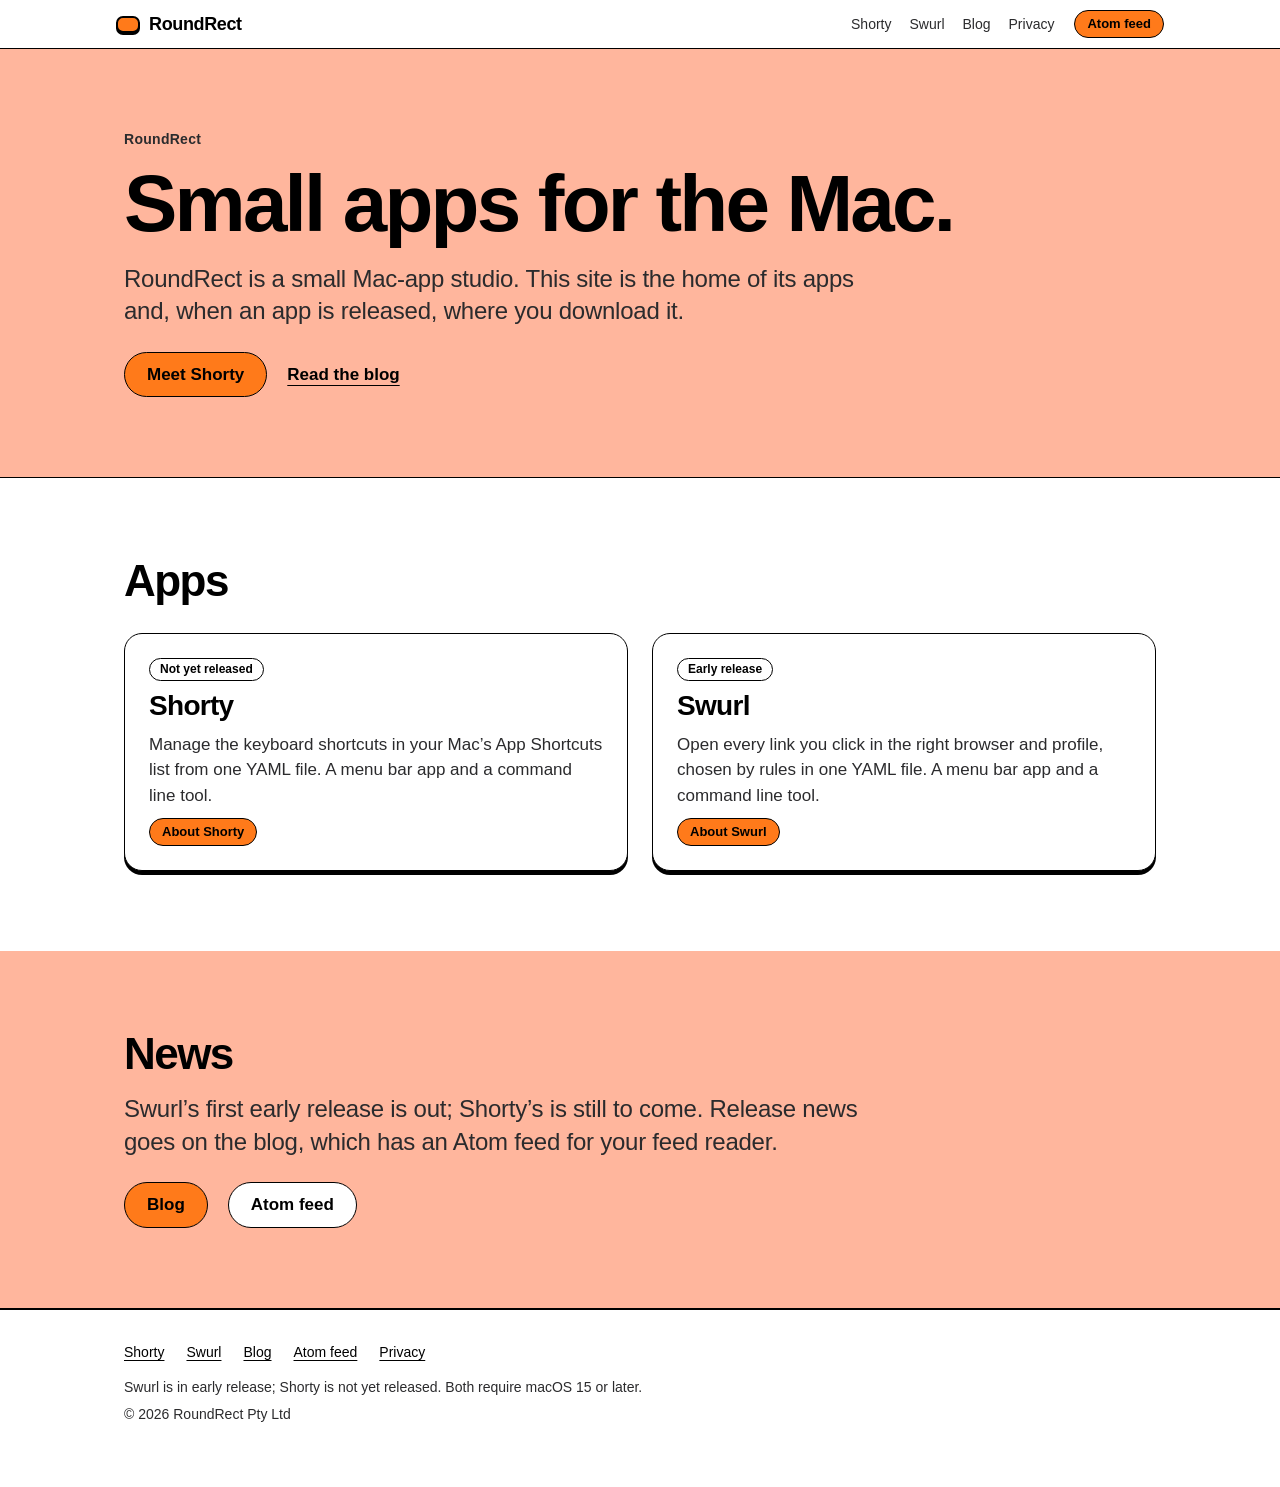
<file: index.html>
<!doctype html>
<html lang="en">
<head>
<meta charset="utf-8">
<meta name="viewport" content="width=device-width, initial-scale=1">
<meta name="color-scheme" content="light">
<title>RoundRect: small apps for the Mac</title>
<meta name="description" content="RoundRect is a small Mac-app studio. Shorty manages macOS menu keyboard shortcuts from one YAML file; Swurl opens every link in the right browser and profile, in early release.">
<link rel="canonical" href="https://roundrect.download/">
<meta name="theme-color" content="#ffffff">
<meta property="og:type" content="website">
<meta property="og:site_name" content="RoundRect">
<meta property="og:locale" content="en_US">
<meta property="og:title" content="RoundRect: small apps for the Mac">
<meta property="og:description" content="RoundRect is a small Mac-app studio. Shorty manages macOS menu keyboard shortcuts from one YAML file; Swurl opens every link in the right browser and profile, in early release.">
<meta property="og:url" content="https://roundrect.download/">
<meta property="og:image" content="https://roundrect.download/og-image.png">
<meta property="og:image:secure_url" content="https://roundrect.download/og-image.png">
<meta property="og:image:type" content="image/png">
<meta property="og:image:width" content="1200">
<meta property="og:image:height" content="630">
<meta property="og:image:alt" content="RoundRect: small apps for the Mac, with an orange rounded-rectangle mark.">
<meta name="twitter:card" content="summary_large_image">
<meta name="twitter:title" content="RoundRect: small apps for the Mac">
<meta name="twitter:description" content="RoundRect is a small Mac-app studio. Shorty manages macOS menu keyboard shortcuts from one YAML file; Swurl opens every link in the right browser and profile, in early release.">
<meta name="twitter:image" content="https://roundrect.download/og-image.png">
<meta name="twitter:image:alt" content="RoundRect: small apps for the Mac, with an orange rounded-rectangle mark.">
<link rel="alternate" type="application/atom+xml" title="RoundRect blog" href="blog/feed.xml">
<link rel="icon" type="image/png" href="favicon.png">
<link rel="apple-touch-icon" href="apple-touch-icon.png">
<link rel="stylesheet" href="site.css?v=0a74af99">
</head>
<body class="home">
<a class="skip" href="#main">Skip to content</a>
<header class="nav"><div class="nav-in">
  <a class="nav-name" href="./"><span class="mark" aria-hidden="true"></span>RoundRect</a>
  <nav aria-label="Site"><a href="shorty">Shorty</a><a href="swurl">Swurl</a><a href="blog/">Blog</a><a href="privacy">Privacy</a></nav>
  <a class="pill" href="blog/feed.xml">Atom feed</a>
</div></header>
<main id="main">
<section class="band tone"><div class="wrap">
  <p class="eyebrow">RoundRect</p>
  <h1>Small apps for the Mac.</h1>
  <p class="lede">RoundRect is a small Mac-app studio. This site is the home of its apps and, when an app is released, where you download it.</p>
  <div class="row"><a class="pill big" href="shorty">Meet Shorty</a><a class="ulink" href="blog/">Read the blog</a></div>
</div></section>
<section class="band" id="apps"><div class="wrap">
  <h2>Apps</h2>
  <ul class="cards">
    <li class="card">
      <span class="status">Not yet released</span>
      <h3>Shorty</h3>
      <p>Manage the keyboard shortcuts in your Mac&rsquo;s App Shortcuts list from one YAML file. A menu bar app and a command line tool.</p>
      <a class="pill" href="shorty">About Shorty</a>
    </li>
    <li class="card">
      <span class="status">Early release</span>
      <h3>Swurl</h3>
      <p>Open every link you click in the right browser and profile, chosen by rules in one YAML file. A menu bar app and a command line tool.</p>
      <a class="pill" href="swurl">About Swurl</a>
    </li>
  </ul>
</div></section>
<section class="band tone" id="news"><div class="wrap">
  <h2>News</h2>
  <p class="lede">Swurl&rsquo;s first early release is out; Shorty&rsquo;s is still to come. Release news goes on the blog, which has an Atom feed for your feed reader.</p>
  <div class="row"><a class="pill big" href="blog/">Blog</a><a class="pill big plain" href="blog/feed.xml">Atom feed</a></div>
</div></section>
</main>
<footer class="foot"><div class="wrap">
  <ul>
    <li><a href="shorty">Shorty</a></li>
    <li><a href="swurl">Swurl</a></li>
    <li><a href="blog/">Blog</a></li>
    <li><a href="blog/feed.xml">Atom feed</a></li>
    <li><a href="privacy">Privacy</a></li>
  </ul>
  <p>Swurl is in early release; Shorty is not yet released. Both require macOS 15 or later.</p>
  <p>&copy; 2026 RoundRect Pty Ltd</p>
</div></footer>
</body>
</html>
</file>
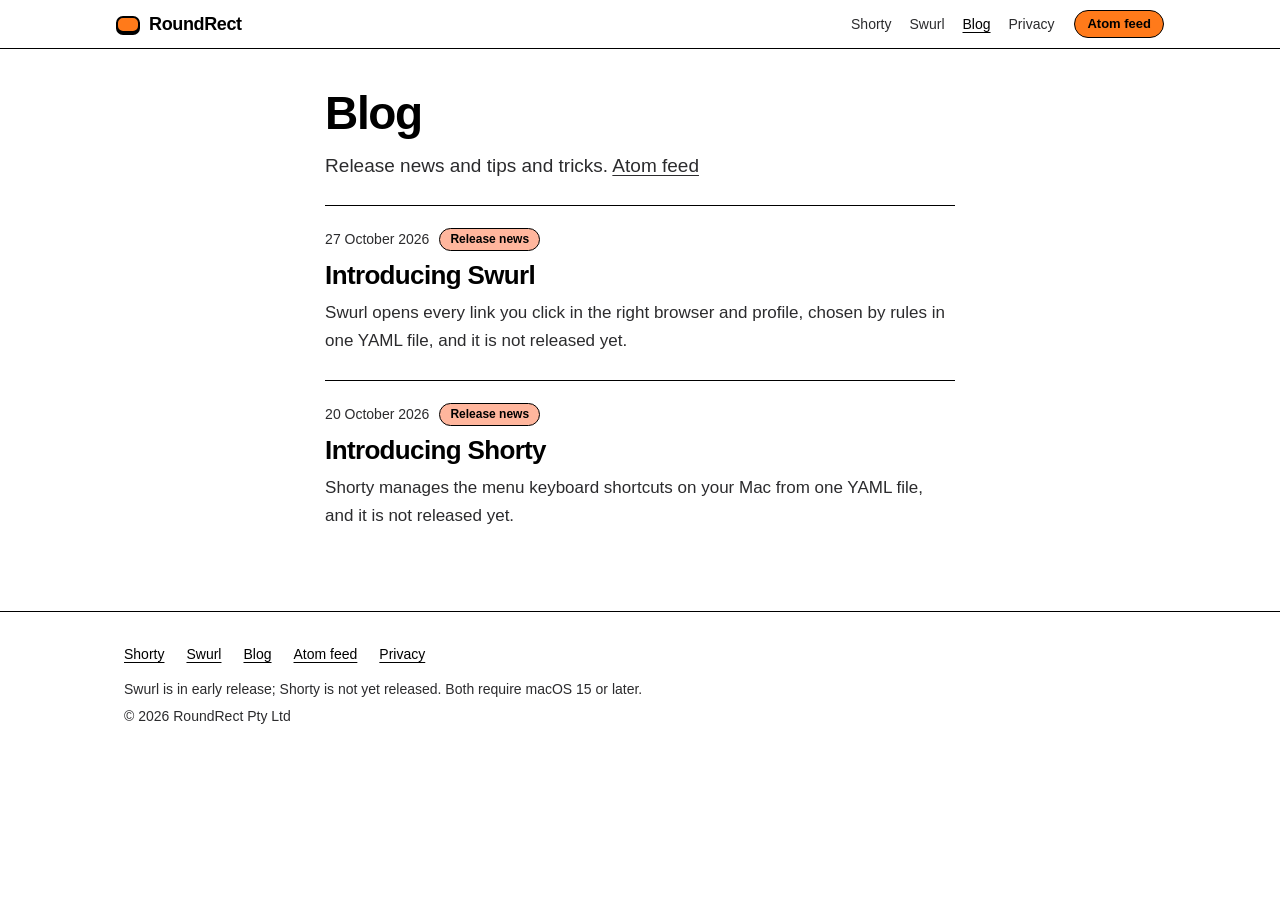
<file: blog/index.html>
<!doctype html>
<html lang="en">
<head>
<meta charset="utf-8">
<meta name="viewport" content="width=device-width, initial-scale=1">
<meta name="color-scheme" content="light">
<title>Blog — RoundRect</title>
<meta name="description" content="Release news and tips and tricks from RoundRect, the small Mac-app studio behind Shorty.">
<link rel="canonical" href="https://roundrect.download/blog/">
<meta name="theme-color" content="#ffffff">
<meta property="og:type" content="website">
<meta property="og:site_name" content="RoundRect">
<meta property="og:locale" content="en_US">
<meta property="og:title" content="Blog — RoundRect">
<meta property="og:description" content="Release news and tips and tricks from RoundRect, the small Mac-app studio behind Shorty.">
<meta property="og:url" content="https://roundrect.download/blog/">
<meta property="og:image" content="https://roundrect.download/og-image.png">
<meta property="og:image:secure_url" content="https://roundrect.download/og-image.png">
<meta property="og:image:type" content="image/png">
<meta property="og:image:width" content="1200">
<meta property="og:image:height" content="630">
<meta property="og:image:alt" content="RoundRect: small apps for the Mac, with an orange rounded-rectangle mark.">
<meta name="twitter:card" content="summary_large_image">
<meta name="twitter:image" content="https://roundrect.download/og-image.png">
<meta name="twitter:image:alt" content="RoundRect: small apps for the Mac, with an orange rounded-rectangle mark.">
<meta name="twitter:title" content="Blog — RoundRect">
<meta name="twitter:description" content="Release news and tips and tricks from RoundRect, the small Mac-app studio behind Shorty.">
<link rel="alternate" type="application/atom+xml" title="RoundRect blog" href="feed.xml">
<link rel="icon" type="image/png" href="../favicon.png">
<link rel="apple-touch-icon" href="../apple-touch-icon.png">
<link rel="stylesheet" href="../site.css?v=0a74af99">
</head>
<body class="blog">
<a class="skip" href="#main">Skip to the posts</a>
<header class="nav"><div class="nav-in">
  <a class="nav-name" href="../"><span class="mark" aria-hidden="true"></span>RoundRect</a>
  <nav aria-label="Site"><a href="../shorty">Shorty</a><a href="../swurl">Swurl</a><a href="./" aria-current="page">Blog</a><a href="../privacy">Privacy</a></nav>
  <a class="pill" href="../blog/feed.xml">Atom feed</a>
</div></header>
<main id="main">
<div class="prose blog-list">
<h1>Blog</h1>
<p class="post-summary">Release news and tips and tricks. <a href="feed.xml">Atom feed</a></p>
<div class="post-items">
<article class="post-item"><p class="post-meta"><time datetime="2026-10-27">27 October 2026</time> <span class="chip">Release news</span></p>
<h2><a href="introducing-swurl">Introducing Swurl</a></h2>
<p>Swurl opens every link you click in the right browser and profile, chosen by rules in one YAML file, and it is not released yet.</p></article>
<article class="post-item"><p class="post-meta"><time datetime="2026-10-20">20 October 2026</time> <span class="chip">Release news</span></p>
<h2><a href="introducing-shorty">Introducing Shorty</a></h2>
<p>Shorty manages the menu keyboard shortcuts on your Mac from one YAML file, and it is not released yet.</p></article>
</div>
</div>
</main>
<footer class="foot"><div class="wrap">
  <ul>
    <li><a href="../shorty">Shorty</a></li>
    <li><a href="../swurl">Swurl</a></li>
    <li><a href="../blog/">Blog</a></li>
    <li><a href="../blog/feed.xml">Atom feed</a></li>
    <li><a href="../privacy">Privacy</a></li>
  </ul>
  <p>Swurl is in early release; Shorty is not yet released. Both require macOS 15 or later.</p>
  <p>&copy; 2026 RoundRect Pty Ltd</p>
</div></footer>
</body>
</html>
</file>
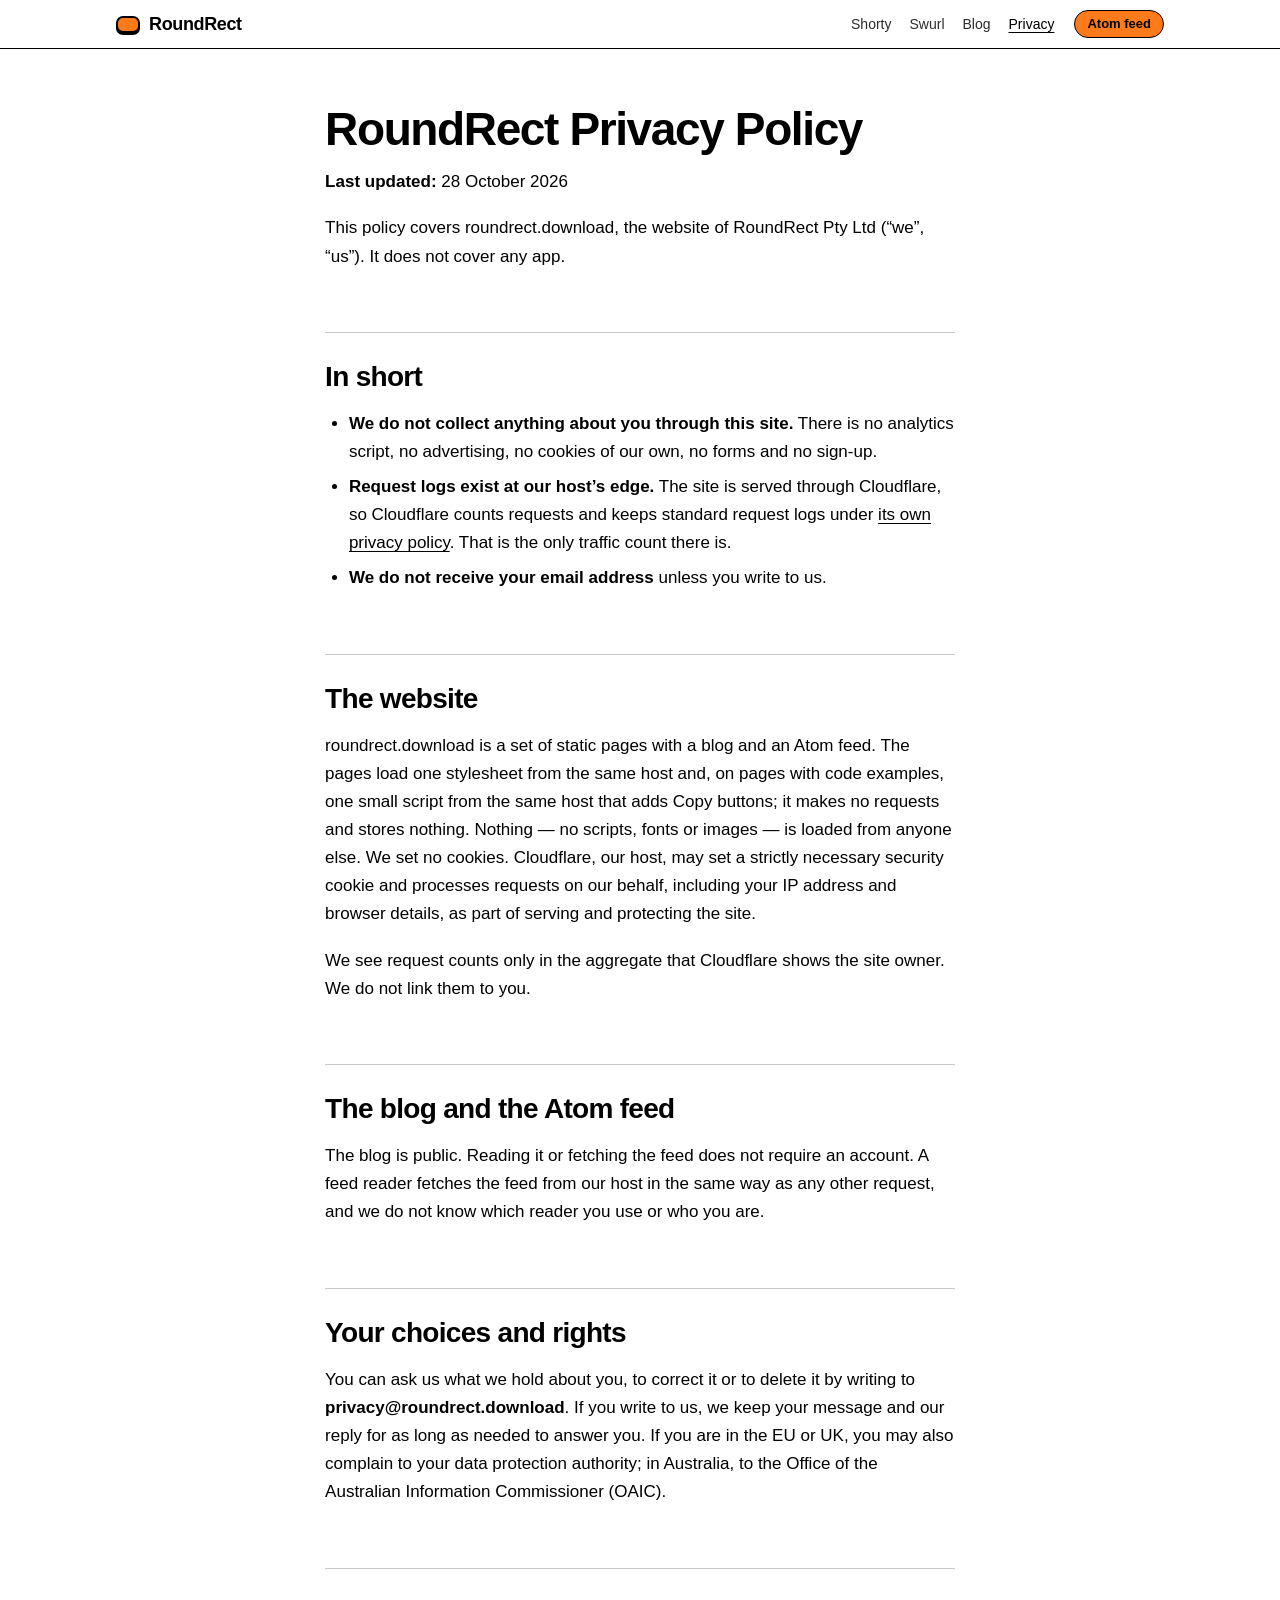
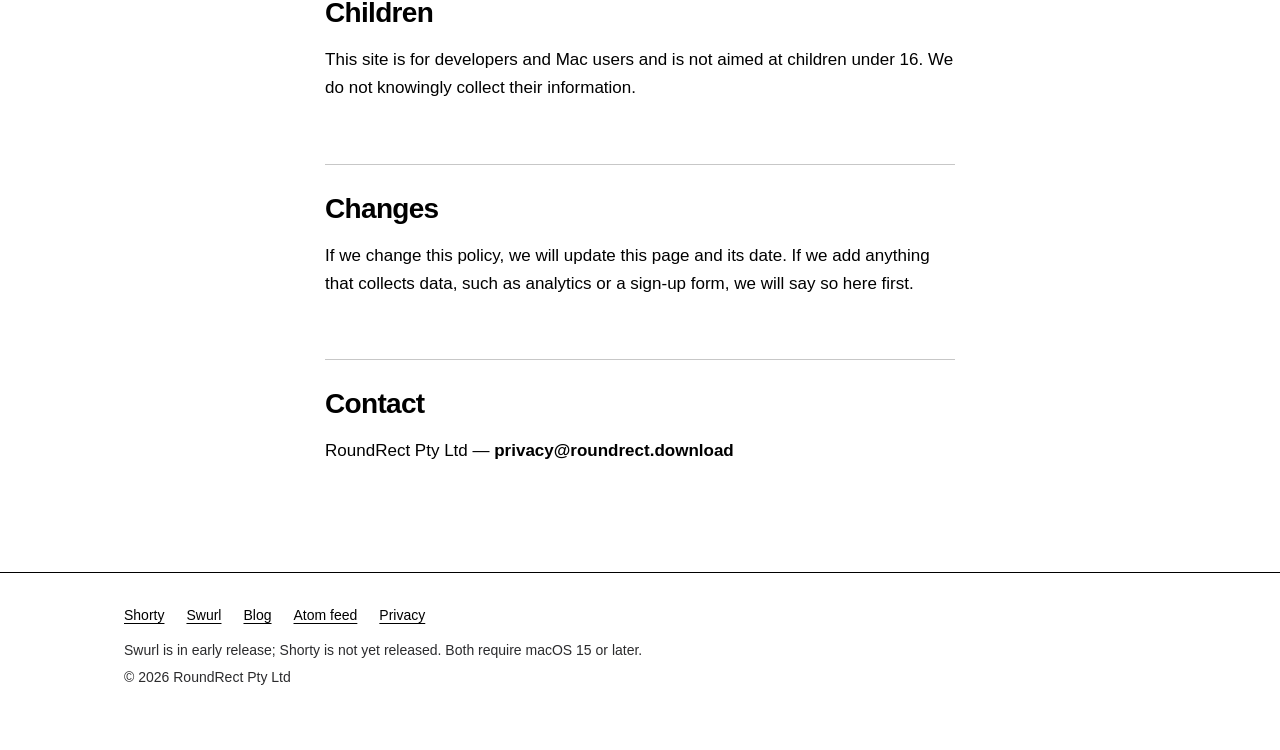
<file: privacy.html>
<!doctype html>
<html lang="en">
<head>
<meta charset="utf-8">
<meta name="viewport" content="width=device-width, initial-scale=1">
<meta name="color-scheme" content="light">
<title>Privacy Policy: RoundRect</title>
<meta name="description" content="What roundrect.download collects: no analytics, no cookies, no forms; requests are counted only in Cloudflare request logs.">
<link rel="canonical" href="https://roundrect.download/privacy">
<meta name="theme-color" content="#ffffff">
<meta property="og:type" content="website">
<meta property="og:site_name" content="RoundRect">
<meta property="og:locale" content="en_US">
<meta property="og:title" content="Privacy Policy: RoundRect">
<meta property="og:description" content="What roundrect.download collects: no analytics, no cookies, no forms; requests are counted only in Cloudflare request logs.">
<meta property="og:url" content="https://roundrect.download/privacy">
<meta property="og:image" content="https://roundrect.download/og-image.png">
<meta property="og:image:secure_url" content="https://roundrect.download/og-image.png">
<meta property="og:image:type" content="image/png">
<meta property="og:image:width" content="1200">
<meta property="og:image:height" content="630">
<meta property="og:image:alt" content="RoundRect: small apps for the Mac, with an orange rounded-rectangle mark.">
<meta name="twitter:card" content="summary_large_image">
<meta name="twitter:title" content="Privacy Policy: RoundRect">
<meta name="twitter:description" content="What roundrect.download collects: no analytics, no cookies, no forms; requests are counted only in Cloudflare request logs.">
<meta name="twitter:image" content="https://roundrect.download/og-image.png">
<meta name="twitter:image:alt" content="RoundRect: small apps for the Mac, with an orange rounded-rectangle mark.">
<link rel="alternate" type="application/atom+xml" title="RoundRect blog" href="blog/feed.xml">
<link rel="icon" type="image/png" href="favicon.png">
<link rel="apple-touch-icon" href="apple-touch-icon.png">
<link rel="stylesheet" href="site.css?v=0a74af99">
</head>
<body class="doc">
<a class="skip" href="#main">Skip to content</a>
<header class="nav"><div class="nav-in">
  <a class="nav-name" href="./"><span class="mark" aria-hidden="true"></span>RoundRect</a>
  <nav aria-label="Site"><a href="shorty">Shorty</a><a href="swurl">Swurl</a><a href="blog/">Blog</a><a href="privacy" aria-current="page">Privacy</a></nav>
  <a class="pill" href="blog/feed.xml">Atom feed</a>
</div></header>
<main id="main">
<!--email_off--><article class="prose">
<h1>RoundRect Privacy Policy</h1>
<p><strong>Last updated:</strong> 28 October 2026</p>
<p>This policy covers roundrect.download, the website of RoundRect Pty Ltd (&ldquo;we&rdquo;, &ldquo;us&rdquo;). It does not cover any app.</p>
<h2 id="in-short">In short</h2>
<ul>
<li><strong>We do not collect anything about you through this site.</strong> There is no analytics script, no advertising, no cookies of our own, no forms and no sign-up.</li>
<li><strong>Request logs exist at our host&rsquo;s edge.</strong> The site is served through Cloudflare, so Cloudflare counts requests and keeps standard request logs under <a href="https://www.cloudflare.com/privacypolicy/">its own privacy policy</a>. That is the only traffic count there is.</li>
<li><strong>We do not receive your email address</strong> unless you write to us.</li>
</ul>
<h2 id="the-website">The website</h2>
<p>roundrect.download is a set of static pages with a blog and an Atom feed. The pages load one stylesheet from the same host and, on pages with code examples, one small script from the same host that adds Copy buttons; it makes no requests and stores nothing. Nothing &mdash; no scripts, fonts or images &mdash; is loaded from anyone else. We set no cookies. Cloudflare, our host, may set a strictly necessary security cookie and processes requests on our behalf, including your IP address and browser details, as part of serving and protecting the site.</p>
<p>We see request counts only in the aggregate that Cloudflare shows the site owner. We do not link them to you.</p>
<h2 id="the-blog-feed">The blog and the Atom feed</h2>
<p>The blog is public. Reading it or fetching the feed does not require an account. A feed reader fetches the feed from our host in the same way as any other request, and we do not know which reader you use or who you are.</p>
<h2 id="your-choices-and-rights">Your choices and rights</h2>
<p>You can ask us what we hold about you, to correct it or to delete it by writing to <strong>privacy@roundrect.download</strong>. If you write to us, we keep your message and our reply for as long as needed to answer you. If you are in the EU or UK, you may also complain to your data protection authority; in Australia, to the Office of the Australian Information Commissioner (OAIC).</p>
<h2 id="children">Children</h2>
<p>This site is for developers and Mac users and is not aimed at children under 16. We do not knowingly collect their information.</p>
<h2 id="changes">Changes</h2>
<p>If we change this policy, we will update this page and its date. If we add anything that collects data, such as analytics or a sign-up form, we will say so here first.</p>
<h2 id="contact">Contact</h2>
<p>RoundRect Pty Ltd &mdash; <strong>privacy@roundrect.download</strong></p>
</article><!--/email_off-->
</main>
<footer class="foot"><div class="wrap">
  <ul>
    <li><a href="shorty">Shorty</a></li>
    <li><a href="swurl">Swurl</a></li>
    <li><a href="blog/">Blog</a></li>
    <li><a href="blog/feed.xml">Atom feed</a></li>
    <li><a href="privacy">Privacy</a></li>
  </ul>
  <p>Swurl is in early release; Shorty is not yet released. Both require macOS 15 or later.</p>
  <p>&copy; 2026 RoundRect Pty Ltd</p>
</div></footer>
</body>
</html>
</file>
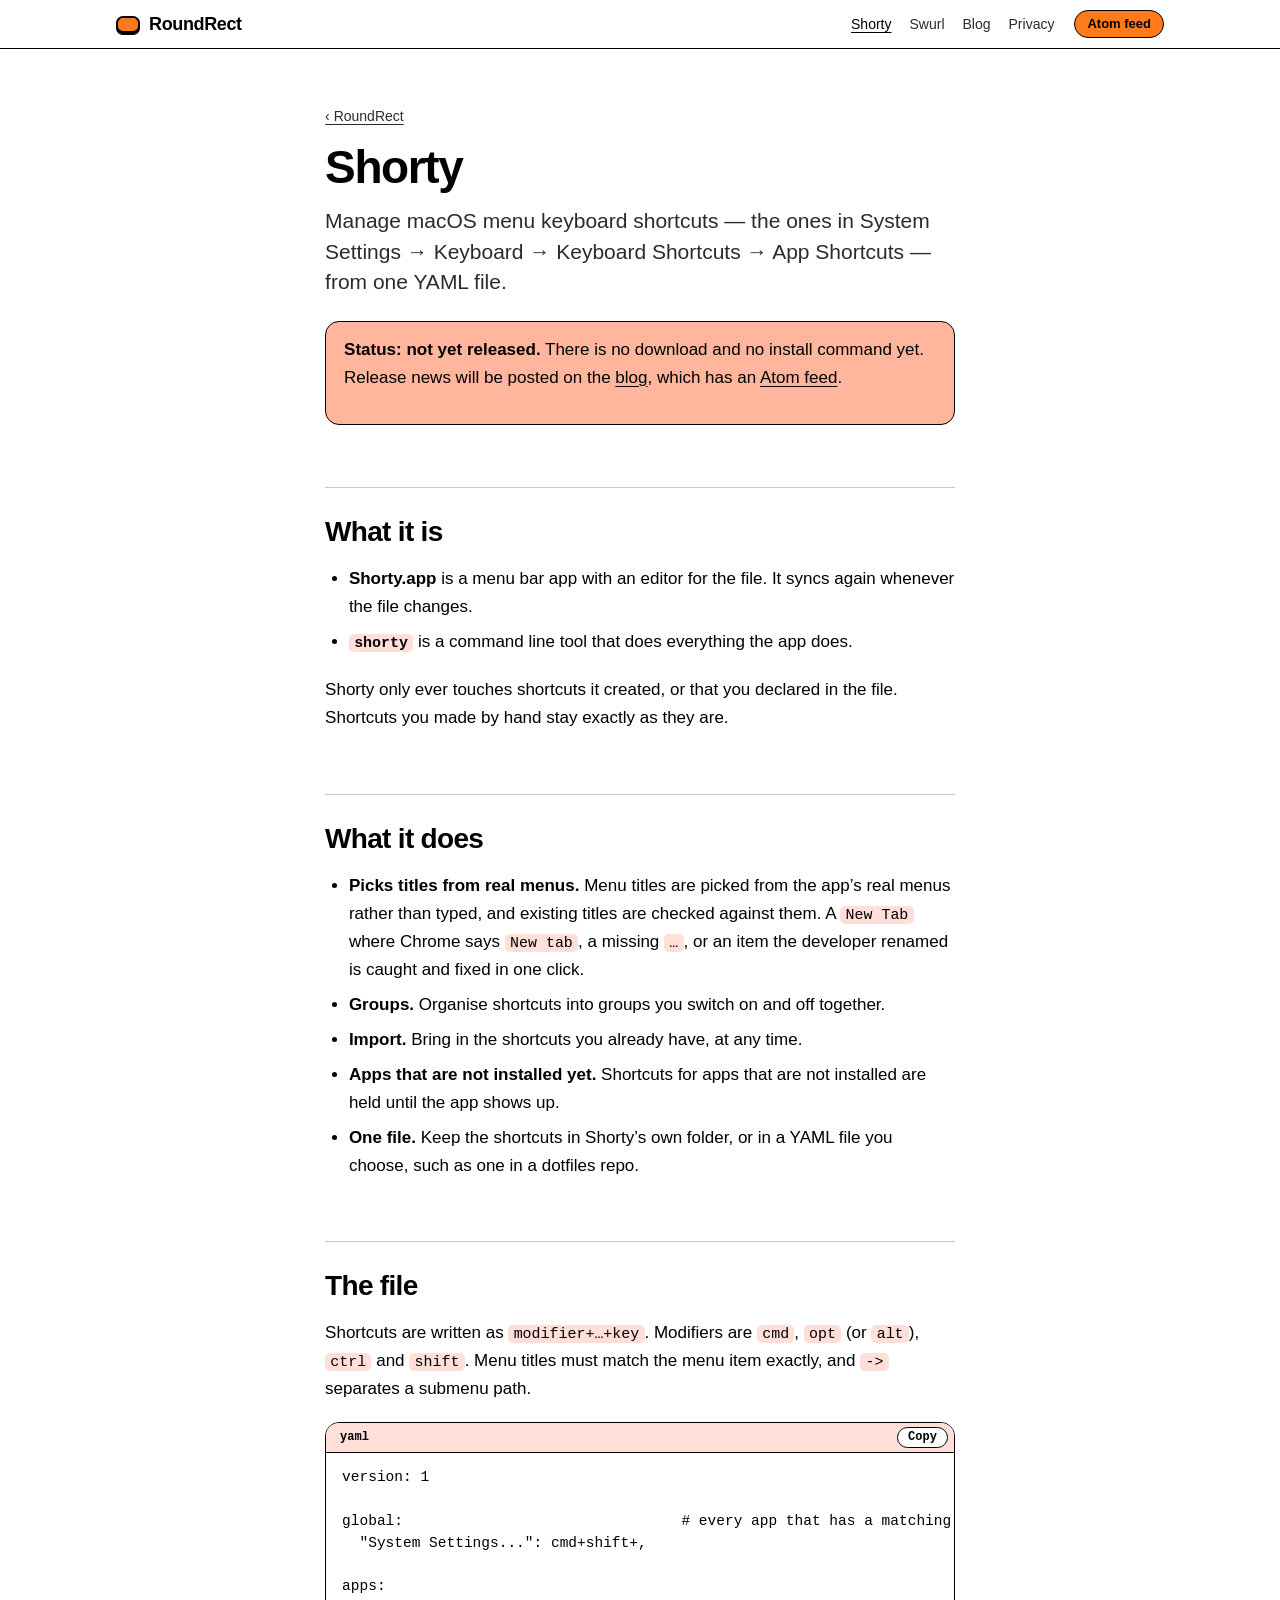
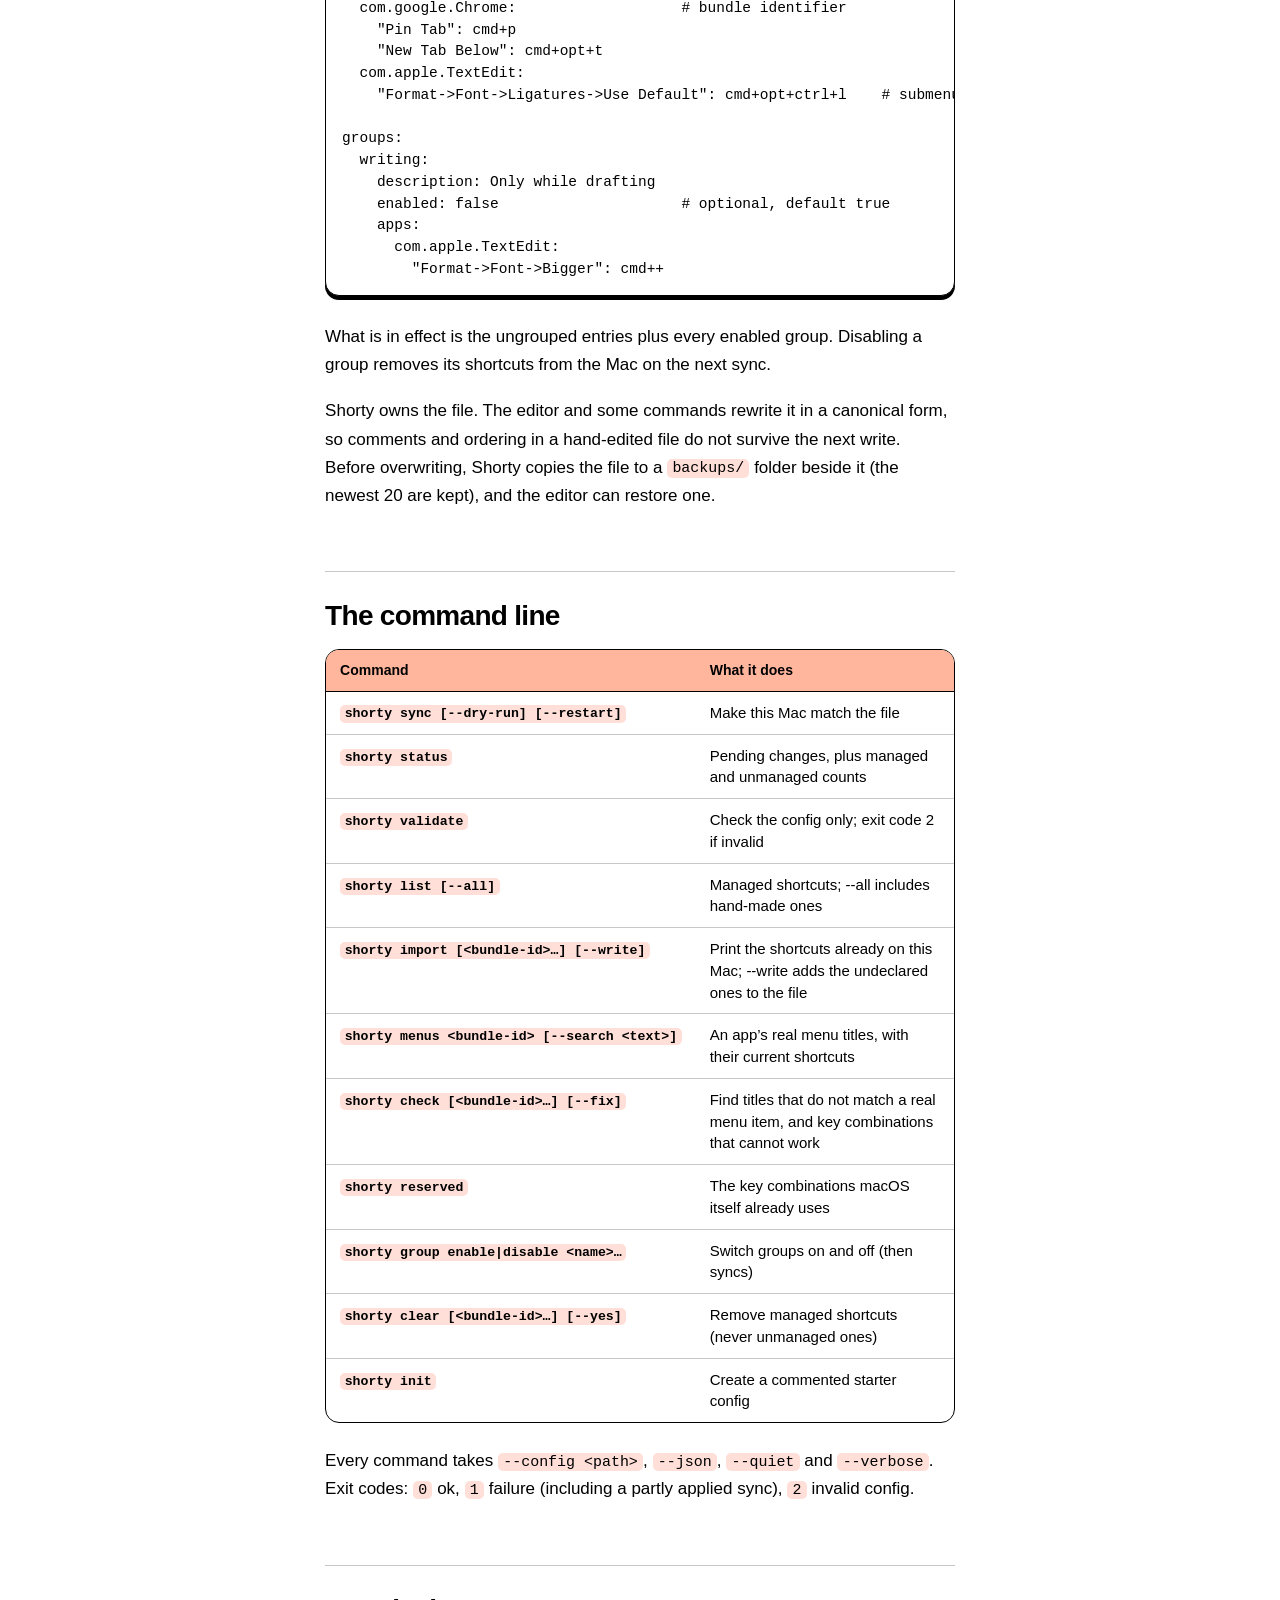
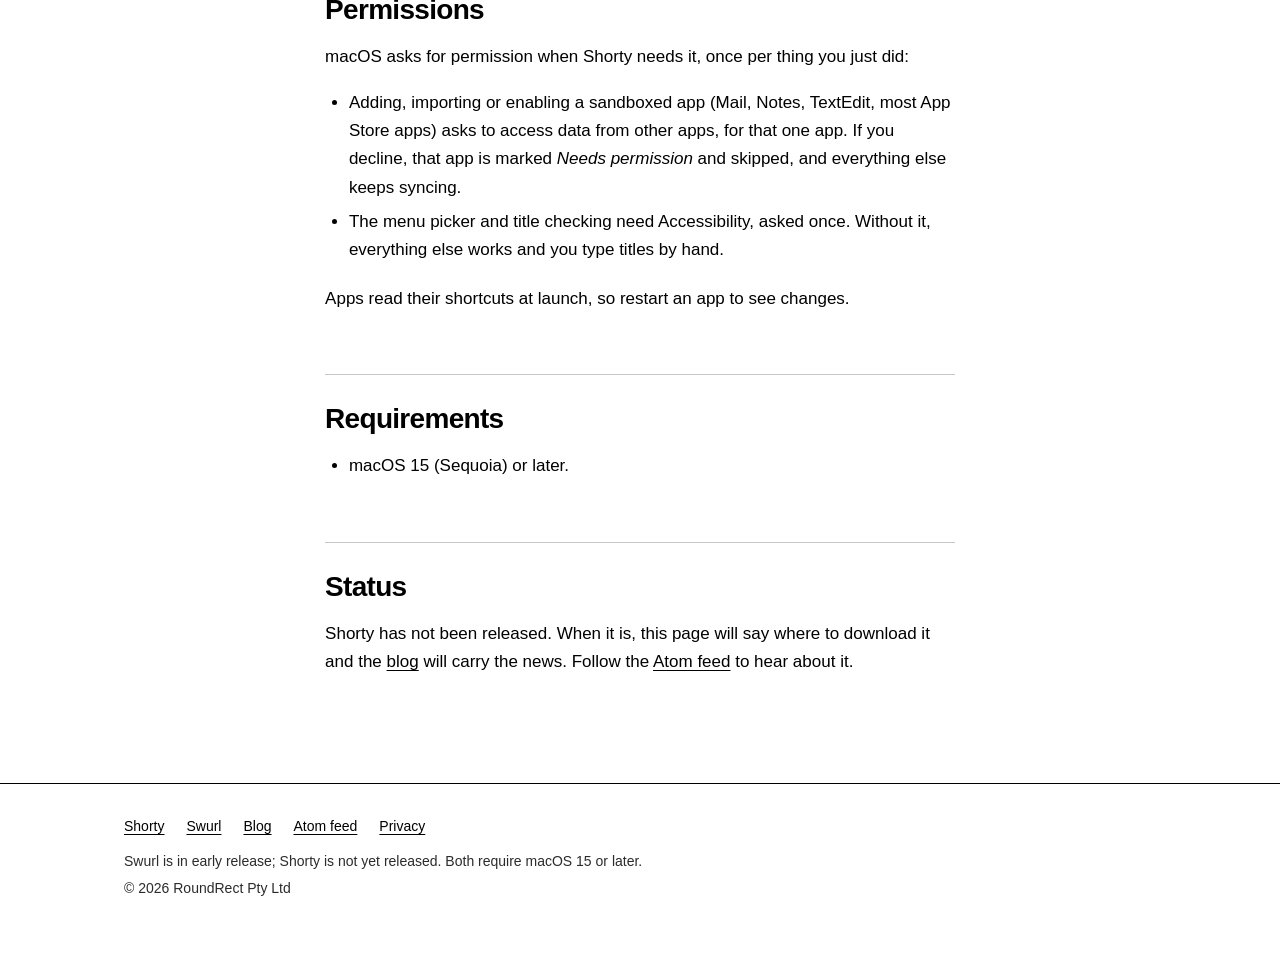
<file: shorty.html>
<!doctype html>
<html lang="en">
<head>
<meta charset="utf-8">
<meta name="viewport" content="width=device-width, initial-scale=1">
<meta name="color-scheme" content="light">
<title>Shorty: menu keyboard shortcuts from one YAML file</title>
<meta name="description" content="Shorty manages macOS menu keyboard shortcuts from one YAML file: a menu bar app and a command line tool for macOS 15 or later. Not yet released.">
<link rel="canonical" href="https://roundrect.download/shorty">
<meta name="theme-color" content="#ffffff">
<meta property="og:type" content="website">
<meta property="og:site_name" content="RoundRect">
<meta property="og:locale" content="en_US">
<meta property="og:title" content="Shorty: menu keyboard shortcuts from one YAML file">
<meta property="og:description" content="Shorty manages macOS menu keyboard shortcuts from one YAML file: a menu bar app and a command line tool for macOS 15 or later. Not yet released.">
<meta property="og:url" content="https://roundrect.download/shorty">
<meta property="og:image" content="https://roundrect.download/og-image.png">
<meta property="og:image:secure_url" content="https://roundrect.download/og-image.png">
<meta property="og:image:type" content="image/png">
<meta property="og:image:width" content="1200">
<meta property="og:image:height" content="630">
<meta property="og:image:alt" content="RoundRect: small apps for the Mac, with an orange rounded-rectangle mark.">
<meta name="twitter:card" content="summary_large_image">
<meta name="twitter:title" content="Shorty: menu keyboard shortcuts from one YAML file">
<meta name="twitter:description" content="Shorty manages macOS menu keyboard shortcuts from one YAML file: a menu bar app and a command line tool for macOS 15 or later. Not yet released.">
<meta name="twitter:image" content="https://roundrect.download/og-image.png">
<meta name="twitter:image:alt" content="RoundRect: small apps for the Mac, with an orange rounded-rectangle mark.">
<link rel="alternate" type="application/atom+xml" title="RoundRect blog" href="blog/feed.xml">
<link rel="icon" type="image/png" href="favicon.png">
<link rel="apple-touch-icon" href="apple-touch-icon.png">
<link rel="stylesheet" href="site.css?v=0a74af99">
<script src="copy.js?v=1412de10" defer></script>
</head>
<body class="doc">
<a class="skip" href="#main">Skip to content</a>
<header class="nav"><div class="nav-in">
  <a class="nav-name" href="./"><span class="mark" aria-hidden="true"></span>RoundRect</a>
  <nav aria-label="Site"><a href="shorty" aria-current="page">Shorty</a><a href="swurl">Swurl</a><a href="blog/">Blog</a><a href="privacy">Privacy</a></nav>
  <a class="pill" href="blog/feed.xml">Atom feed</a>
</div></header>
<main id="main">
<article class="prose">
<p class="crumbs"><a href="./">&lsaquo; RoundRect</a></p>
<h1>Shorty</h1>
<p class="lead">Manage macOS menu keyboard shortcuts &mdash; the ones in System Settings &rarr; Keyboard &rarr; Keyboard Shortcuts &rarr; App Shortcuts &mdash; from one YAML file.</p>
<div class="notice" role="note"><p><strong>Status: not yet released.</strong> There is no download and no install command yet. Release news will be posted on the <a href="blog/">blog</a>, which has an <a href="blog/feed.xml">Atom feed</a>.</p></div>
<h2 id="what-it-is">What it is</h2>
<ul>
<li><strong>Shorty.app</strong> is a menu bar app with an editor for the file. It syncs again whenever the file changes.</li>
<li><strong><code>shorty</code></strong> is a command line tool that does everything the app does.</li>
</ul>
<p>Shorty only ever touches shortcuts it created, or that you declared in the file. Shortcuts you made by hand stay exactly as they are.</p>
<h2 id="features">What it does</h2>
<ul>
<li><strong>Picks titles from real menus.</strong> Menu titles are picked from the app&rsquo;s real menus rather than typed, and existing titles are checked against them. A <code>New Tab</code> where Chrome says <code>New tab</code>, a missing <code>&hellip;</code>, or an item the developer renamed is caught and fixed in one click.</li>
<li><strong>Groups.</strong> Organise shortcuts into groups you switch on and off together.</li>
<li><strong>Import.</strong> Bring in the shortcuts you already have, at any time.</li>
<li><strong>Apps that are not installed yet.</strong> Shortcuts for apps that are not installed are held until the app shows up.</li>
<li><strong>One file.</strong> Keep the shortcuts in Shorty&rsquo;s own folder, or in a YAML file you choose, such as one in a dotfiles repo.</li>
</ul>
<h2 id="the-file">The file</h2>
<p>Shortcuts are written as <code>modifier+&hellip;+key</code>. Modifiers are <code>cmd</code>, <code>opt</code> (or <code>alt</code>), <code>ctrl</code> and <code>shift</code>. Menu titles must match the menu item exactly, and <code>-&gt;</code> separates a submenu path.</p>
<figure class="code"><figcaption>yaml</figcaption><pre tabindex="0" role="region" aria-label="Code (yaml)"><code>version: 1

global:                                # every app that has a matching menu item
  &quot;System Settings...&quot;: cmd+shift+,

apps:
  com.google.Chrome:                   # bundle identifier
    &quot;Pin Tab&quot;: cmd+p
    &quot;New Tab Below&quot;: cmd+opt+t
  com.apple.TextEdit:
    &quot;Format-&gt;Font-&gt;Ligatures-&gt;Use Default&quot;: cmd+opt+ctrl+l    # submenu path

groups:
  writing:
    description: Only while drafting
    enabled: false                     # optional, default true
    apps:
      com.apple.TextEdit:
        &quot;Format-&gt;Font-&gt;Bigger&quot;: cmd++</code></pre></figure>
<p>What is in effect is the ungrouped entries plus every enabled group. Disabling a group removes its shortcuts from the Mac on the next sync.</p>
<p>Shorty owns the file. The editor and some commands rewrite it in a canonical form, so comments and ordering in a hand-edited file do not survive the next write. Before overwriting, Shorty copies the file to a <code>backups/</code> folder beside it (the newest 20 are kept), and the editor can restore one.</p>
<h2 id="commands">The command line</h2>
<div class="tablewrap" tabindex="0" role="region" aria-label="Table: shorty commands"><table>
<thead><tr><th scope="col">Command</th><th scope="col">What it does</th></tr></thead>
<tbody>
<tr><td><code>shorty sync [--dry-run] [--restart]</code></td><td>Make this Mac match the file</td></tr>
<tr><td><code>shorty status</code></td><td>Pending changes, plus managed and unmanaged counts</td></tr>
<tr><td><code>shorty validate</code></td><td>Check the config only; exit code 2 if invalid</td></tr>
<tr><td><code>shorty list [--all]</code></td><td>Managed shortcuts; --all includes hand-made ones</td></tr>
<tr><td><code>shorty import [&lt;bundle-id&gt;&hellip;] [--write]</code></td><td>Print the shortcuts already on this Mac; --write adds the undeclared ones to the file</td></tr>
<tr><td><code>shorty menus &lt;bundle-id&gt; [--search &lt;text&gt;]</code></td><td>An app&rsquo;s real menu titles, with their current shortcuts</td></tr>
<tr><td><code>shorty check [&lt;bundle-id&gt;&hellip;] [--fix]</code></td><td>Find titles that do not match a real menu item, and key combinations that cannot work</td></tr>
<tr><td><code>shorty reserved</code></td><td>The key combinations macOS itself already uses</td></tr>
<tr><td><code>shorty group enable|disable &lt;name&gt;&hellip;</code></td><td>Switch groups on and off (then syncs)</td></tr>
<tr><td><code>shorty clear [&lt;bundle-id&gt;&hellip;] [--yes]</code></td><td>Remove managed shortcuts (never unmanaged ones)</td></tr>
<tr><td><code>shorty init</code></td><td>Create a commented starter config</td></tr>
</tbody></table></div>
<p>Every command takes <code>--config &lt;path&gt;</code>, <code>--json</code>, <code>--quiet</code> and <code>--verbose</code>. Exit codes: <code>0</code> ok, <code>1</code> failure (including a partly applied sync), <code>2</code> invalid config.</p>
<h2 id="permissions">Permissions</h2>
<p>macOS asks for permission when Shorty needs it, once per thing you just did:</p>
<ul>
<li>Adding, importing or enabling a sandboxed app (Mail, Notes, TextEdit, most App Store apps) asks to access data from other apps, for that one app. If you decline, that app is marked <em>Needs permission</em> and skipped, and everything else keeps syncing.</li>
<li>The menu picker and title checking need Accessibility, asked once. Without it, everything else works and you type titles by hand.</li>
</ul>
<p>Apps read their shortcuts at launch, so restart an app to see changes.</p>
<h2 id="requirements">Requirements</h2>
<ul>
<li>macOS 15 (Sequoia) or later.</li>
</ul>
<h2 id="status">Status</h2>
<p>Shorty has not been released. When it is, this page will say where to download it and the <a href="blog/">blog</a> will carry the news. Follow the <a href="blog/feed.xml">Atom feed</a> to hear about it.</p>
</article>
</main>
<footer class="foot"><div class="wrap">
  <ul>
    <li><a href="shorty">Shorty</a></li>
    <li><a href="swurl">Swurl</a></li>
    <li><a href="blog/">Blog</a></li>
    <li><a href="blog/feed.xml">Atom feed</a></li>
    <li><a href="privacy">Privacy</a></li>
  </ul>
  <p>Swurl is in early release; Shorty is not yet released. Both require macOS 15 or later.</p>
  <p>&copy; 2026 RoundRect Pty Ltd</p>
</div></footer>
</body>
</html>
</file>
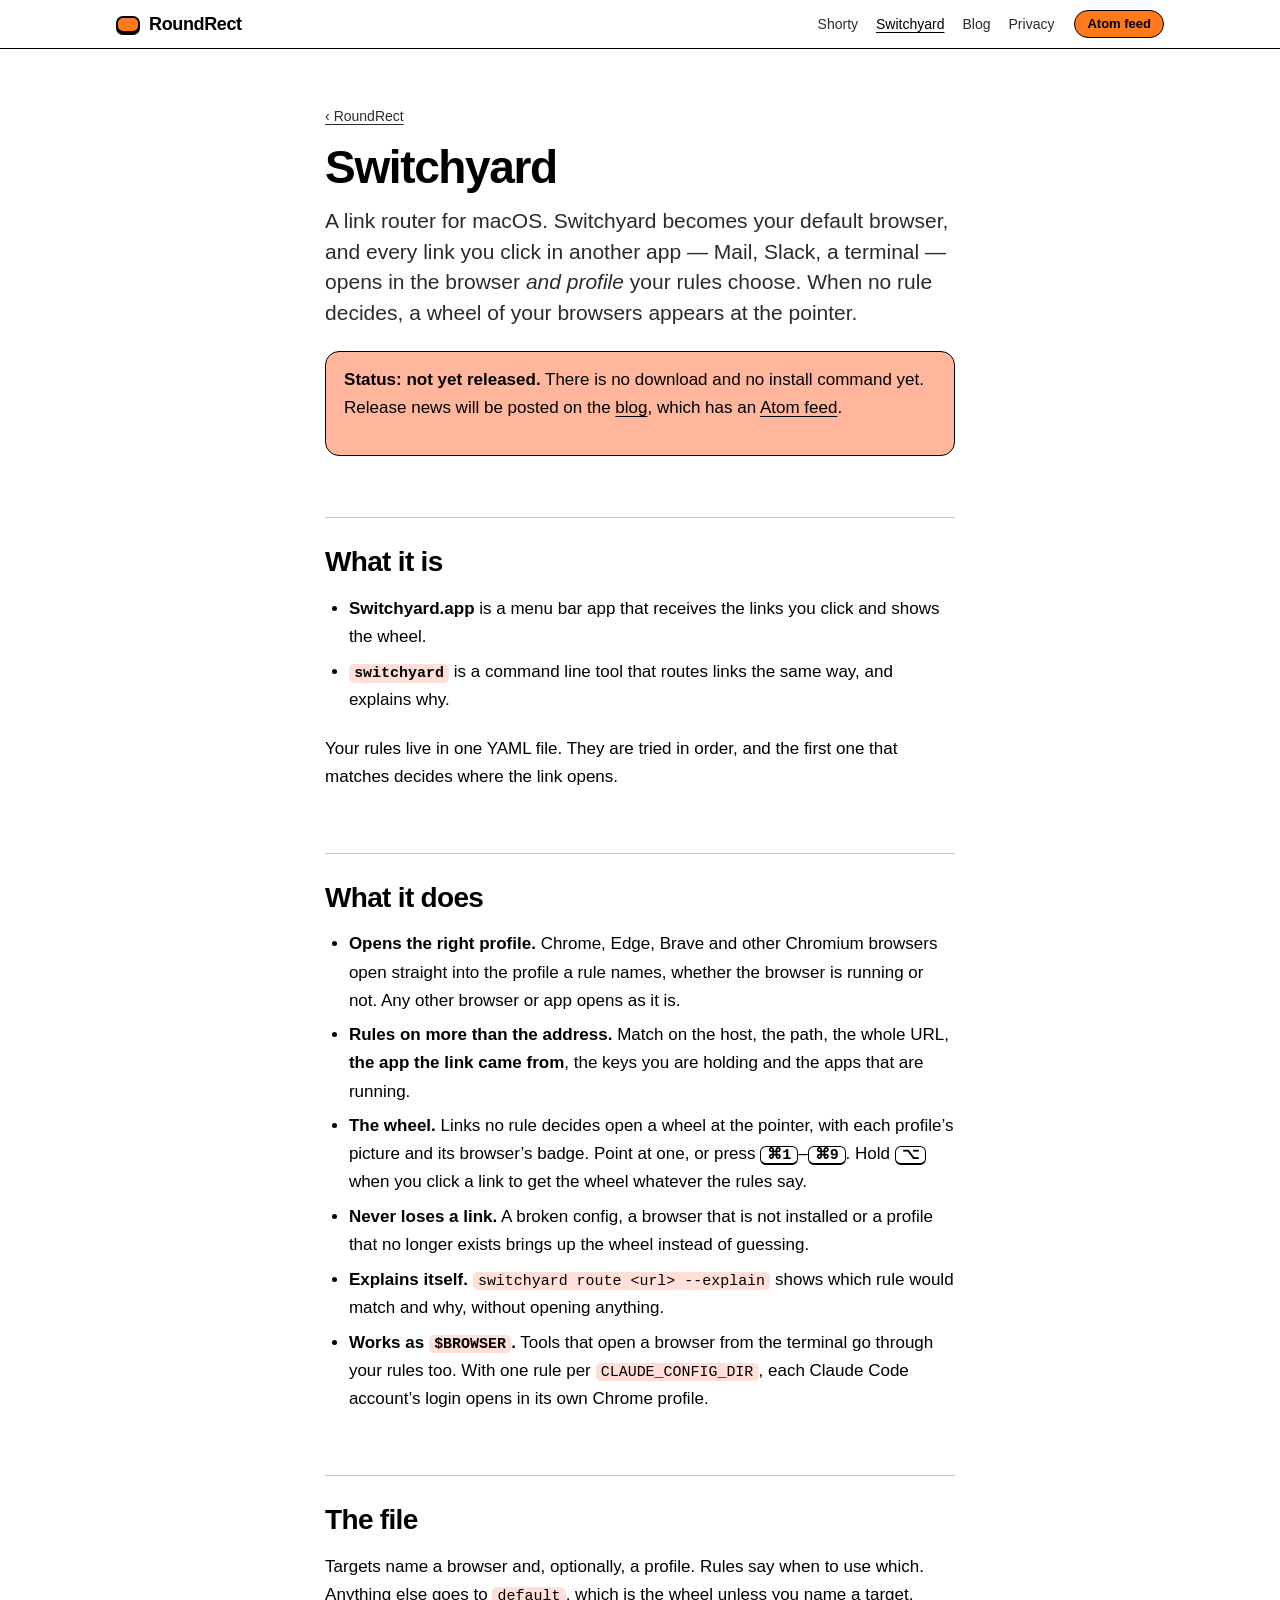
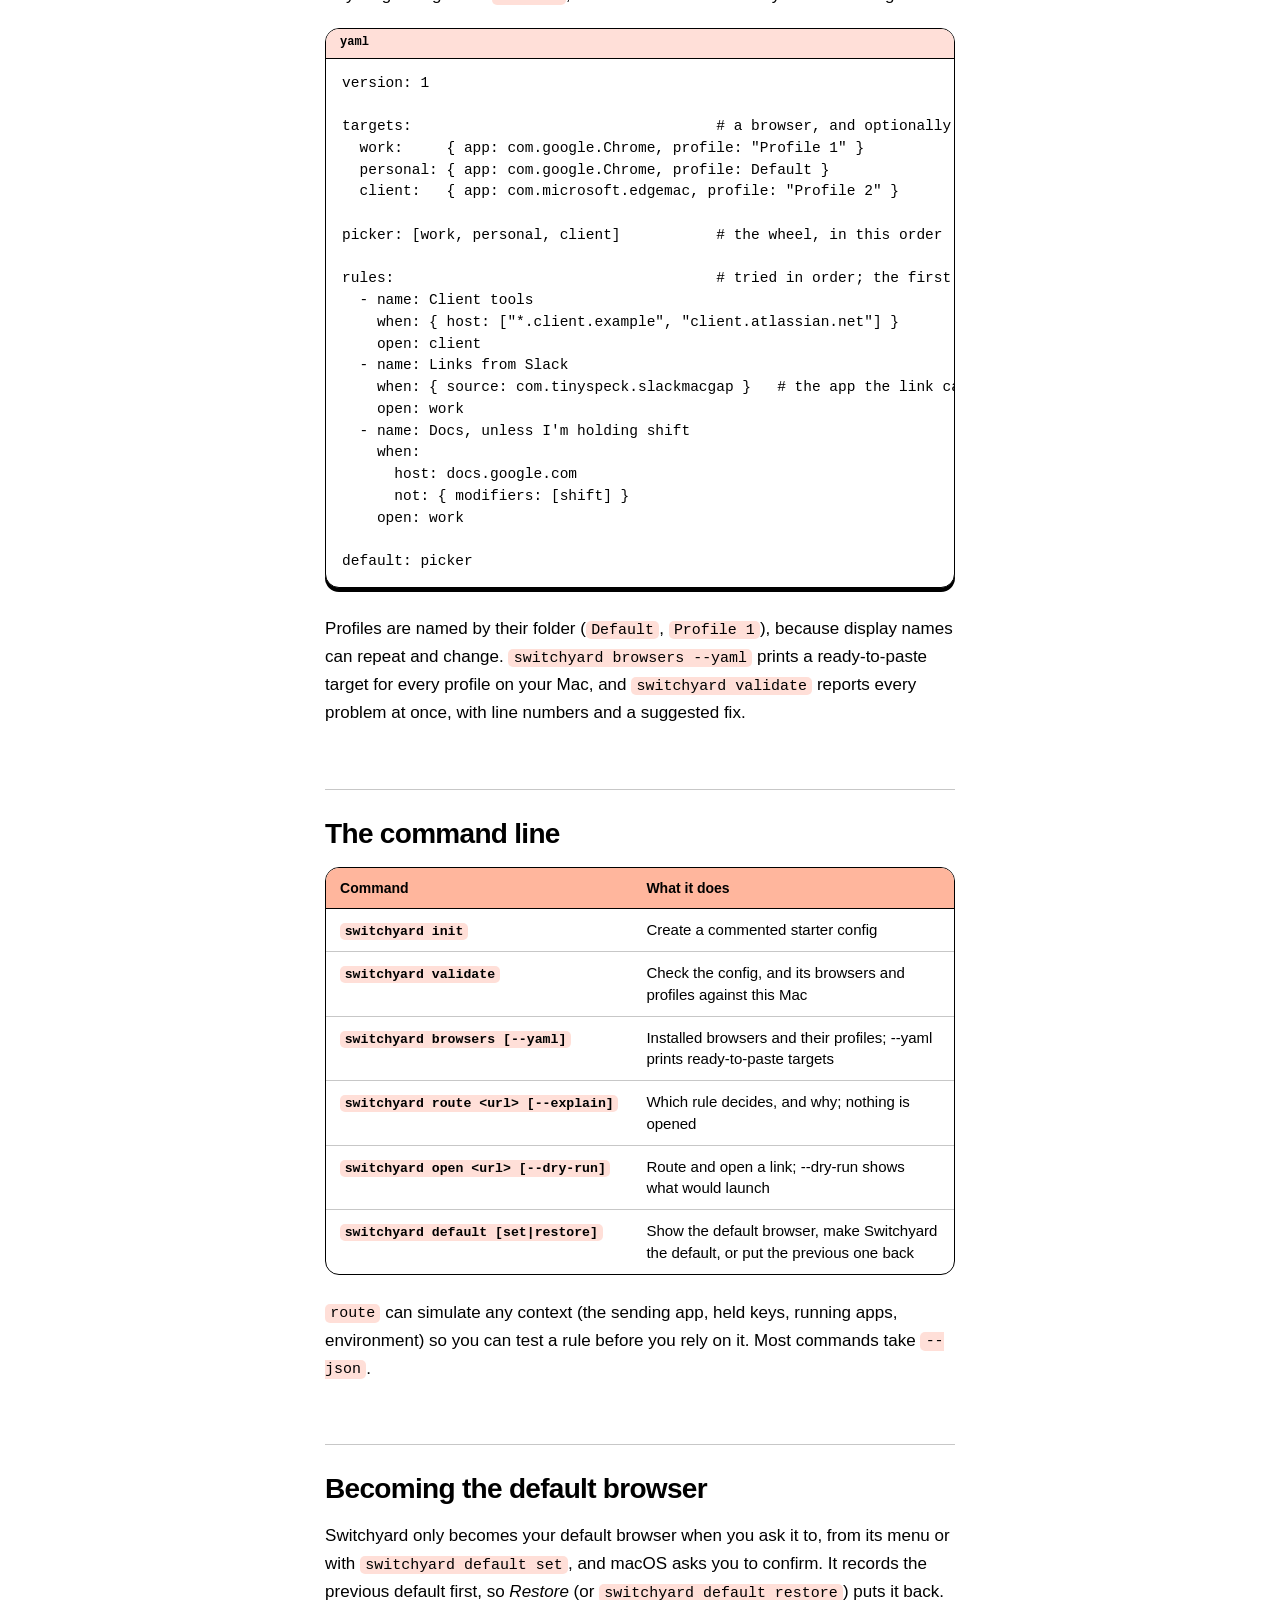
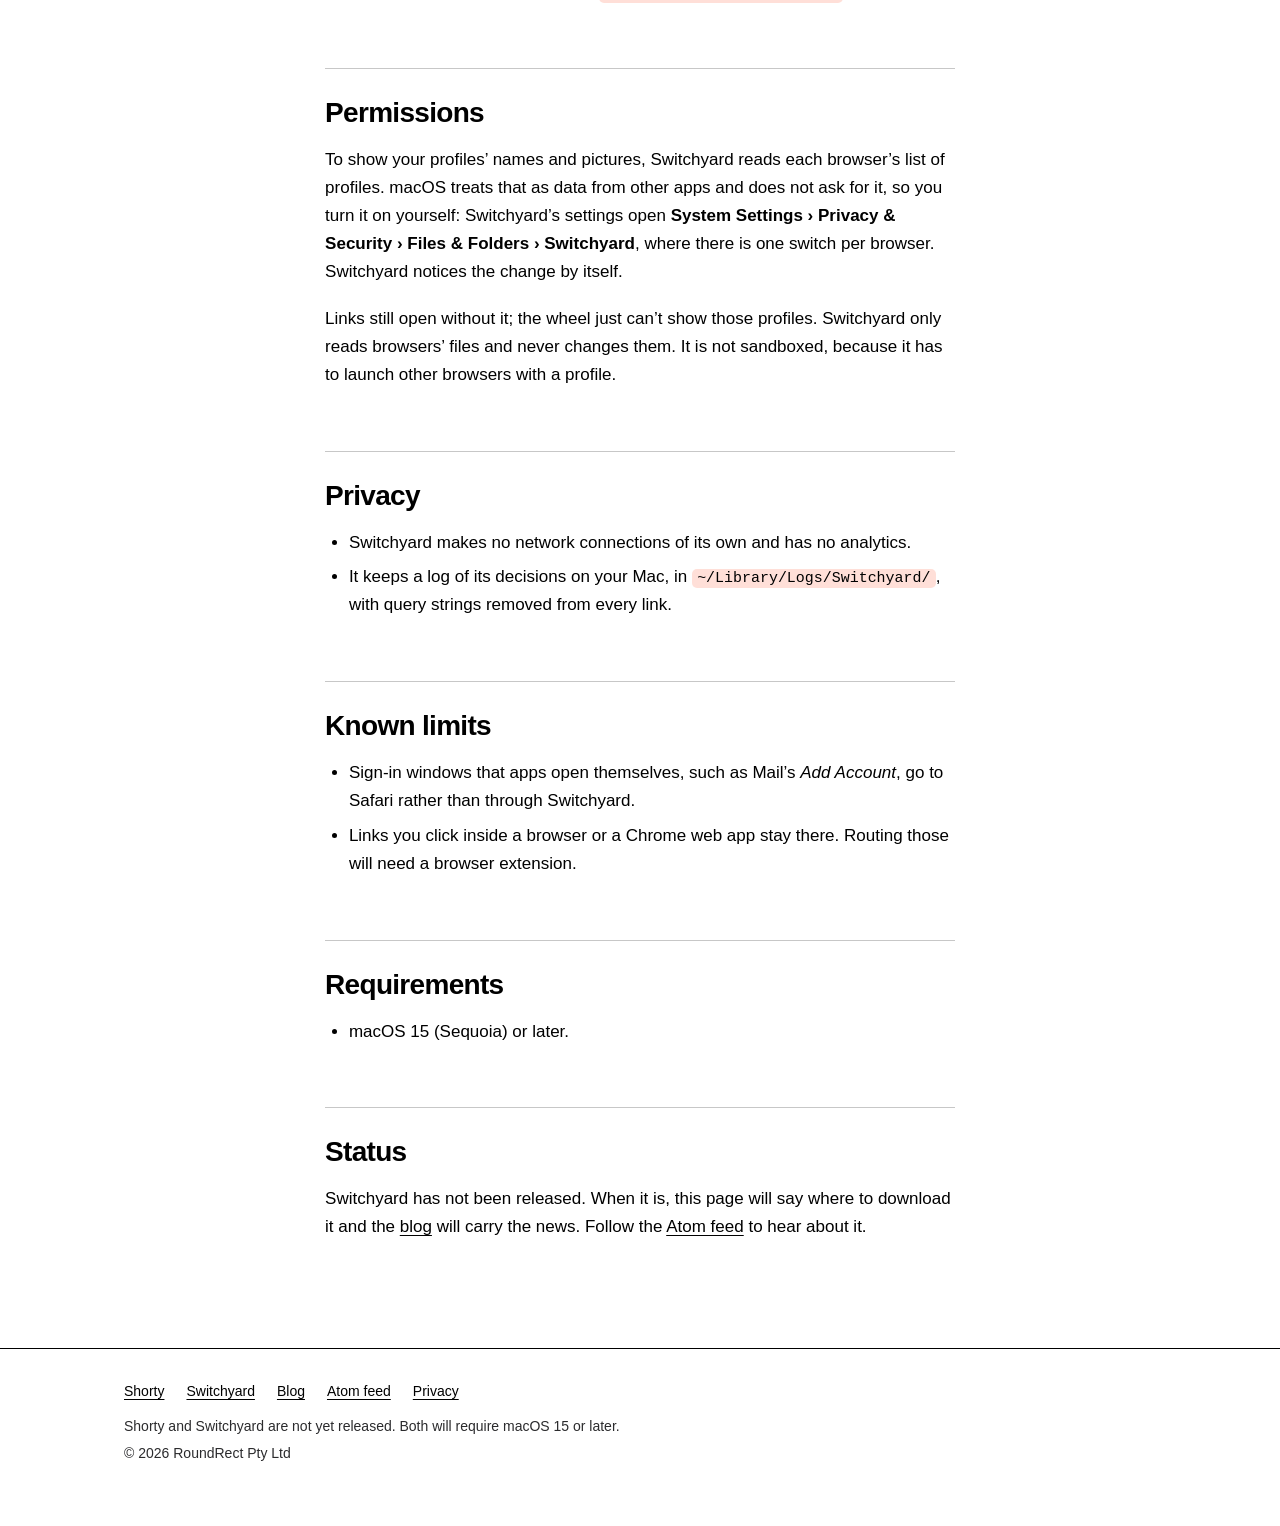
<file: switchyard.html>
<!doctype html>
<html lang="en">
<head>
<meta charset="utf-8">
<meta name="viewport" content="width=device-width, initial-scale=1">
<meta name="color-scheme" content="light">
<title>Switchyard: every link in the right browser and profile</title>
<meta name="description" content="Switchyard is a link router for macOS: links you click in other apps open in the browser and profile your rules choose. A menu bar app and a command line tool for macOS 15 or later. Not yet released.">
<link rel="canonical" href="https://roundrect.download/switchyard">
<meta name="theme-color" content="#ffffff">
<meta property="og:type" content="website">
<meta property="og:site_name" content="RoundRect">
<meta property="og:locale" content="en_US">
<meta property="og:title" content="Switchyard: every link in the right browser and profile">
<meta property="og:description" content="Switchyard is a link router for macOS: links you click in other apps open in the browser and profile your rules choose. A menu bar app and a command line tool for macOS 15 or later. Not yet released.">
<meta property="og:url" content="https://roundrect.download/switchyard">
<meta property="og:image" content="https://roundrect.download/og-image.png">
<meta property="og:image:secure_url" content="https://roundrect.download/og-image.png">
<meta property="og:image:type" content="image/png">
<meta property="og:image:width" content="1200">
<meta property="og:image:height" content="630">
<meta property="og:image:alt" content="RoundRect: small apps for the Mac, with an orange rounded-rectangle mark.">
<meta name="twitter:card" content="summary_large_image">
<meta name="twitter:title" content="Switchyard: every link in the right browser and profile">
<meta name="twitter:description" content="Switchyard is a link router for macOS: links you click in other apps open in the browser and profile your rules choose. A menu bar app and a command line tool for macOS 15 or later. Not yet released.">
<meta name="twitter:image" content="https://roundrect.download/og-image.png">
<meta name="twitter:image:alt" content="RoundRect: small apps for the Mac, with an orange rounded-rectangle mark.">
<link rel="alternate" type="application/atom+xml" title="RoundRect blog" href="blog/feed.xml">
<link rel="icon" type="image/png" href="favicon.png">
<link rel="apple-touch-icon" href="apple-touch-icon.png">
<link rel="stylesheet" href="site.css?v=fa139f5c">
</head>
<body class="doc">
<a class="skip" href="#main">Skip to content</a>
<header class="nav"><div class="nav-in">
  <a class="nav-name" href="./"><span class="mark" aria-hidden="true"></span>RoundRect</a>
  <nav aria-label="Site"><a href="shorty">Shorty</a><a href="switchyard" aria-current="page">Switchyard</a><a href="blog/">Blog</a><a href="privacy">Privacy</a></nav>
  <a class="pill" href="blog/feed.xml">Atom feed</a>
</div></header>
<main id="main">
<article class="prose">
<p class="crumbs"><a href="./">&lsaquo; RoundRect</a></p>
<h1>Switchyard</h1>
<p class="lead">A link router for macOS. Switchyard becomes your default browser, and every link you click in another app &mdash; Mail, Slack, a terminal &mdash; opens in the browser <em>and profile</em> your rules choose. When no rule decides, a wheel of your browsers appears at the pointer.</p>
<div class="notice" role="note"><p><strong>Status: not yet released.</strong> There is no download and no install command yet. Release news will be posted on the <a href="blog/">blog</a>, which has an <a href="blog/feed.xml">Atom feed</a>.</p></div>
<h2 id="what-it-is">What it is</h2>
<ul>
<li><strong>Switchyard.app</strong> is a menu bar app that receives the links you click and shows the wheel.</li>
<li><strong><code>switchyard</code></strong> is a command line tool that routes links the same way, and explains why.</li>
</ul>
<p>Your rules live in one YAML file. They are tried in order, and the first one that matches decides where the link opens.</p>
<h2 id="features">What it does</h2>
<ul>
<li><strong>Opens the right profile.</strong> Chrome, Edge, Brave and other Chromium browsers open straight into the profile a rule names, whether the browser is running or not. Any other browser or app opens as it is.</li>
<li><strong>Rules on more than the address.</strong> Match on the host, the path, the whole URL, <strong>the app the link came from</strong>, the keys you are holding and the apps that are running.</li>
<li><strong>The wheel.</strong> Links no rule decides open a wheel at the pointer, with each profile&rsquo;s picture and its browser&rsquo;s badge. Point at one, or press <kbd>&#8984;1</kbd>&ndash;<kbd>&#8984;9</kbd>. Hold <kbd>&#8997;</kbd> when you click a link to get the wheel whatever the rules say.</li>
<li><strong>Never loses a link.</strong> A broken config, a browser that is not installed or a profile that no longer exists brings up the wheel instead of guessing.</li>
<li><strong>Explains itself.</strong> <code>switchyard route &lt;url&gt; --explain</code> shows which rule would match and why, without opening anything.</li>
<li><strong>Works as <code>$BROWSER</code>.</strong> Tools that open a browser from the terminal go through your rules too. With one rule per <code>CLAUDE_CONFIG_DIR</code>, each Claude Code account&rsquo;s login opens in its own Chrome profile.</li>
</ul>
<h2 id="the-file">The file</h2>
<p>Targets name a browser and, optionally, a profile. Rules say when to use which. Anything else goes to <code>default</code>, which is the wheel unless you name a target.</p>
<figure class="code"><figcaption>yaml</figcaption><pre tabindex="0" role="region" aria-label="Code (yaml)"><code>version: 1

targets:                                   # a browser, and optionally a profile
  work:     { app: com.google.Chrome, profile: &quot;Profile 1&quot; }
  personal: { app: com.google.Chrome, profile: Default }
  client:   { app: com.microsoft.edgemac, profile: &quot;Profile 2&quot; }

picker: [work, personal, client]           # the wheel, in this order

rules:                                     # tried in order; the first match decides
  - name: Client tools
    when: { host: [&quot;*.client.example&quot;, &quot;client.atlassian.net&quot;] }
    open: client
  - name: Links from Slack
    when: { source: com.tinyspeck.slackmacgap }   # the app the link came from
    open: work
  - name: Docs, unless I&#39;m holding shift
    when:
      host: docs.google.com
      not: { modifiers: [shift] }
    open: work

default: picker</code></pre></figure>
<p>Profiles are named by their folder (<code>Default</code>, <code>Profile 1</code>), because display names can repeat and change. <code>switchyard browsers --yaml</code> prints a ready-to-paste target for every profile on your Mac, and <code>switchyard validate</code> reports every problem at once, with line numbers and a suggested fix.</p>
<h2 id="commands">The command line</h2>
<div class="tablewrap" tabindex="0" role="region" aria-label="Table: switchyard commands"><table>
<thead><tr><th scope="col">Command</th><th scope="col">What it does</th></tr></thead>
<tbody>
<tr><td><code>switchyard init</code></td><td>Create a commented starter config</td></tr>
<tr><td><code>switchyard validate</code></td><td>Check the config, and its browsers and profiles against this Mac</td></tr>
<tr><td><code>switchyard browsers [--yaml]</code></td><td>Installed browsers and their profiles; --yaml prints ready-to-paste targets</td></tr>
<tr><td><code>switchyard route &lt;url&gt; [--explain]</code></td><td>Which rule decides, and why; nothing is opened</td></tr>
<tr><td><code>switchyard open &lt;url&gt; [--dry-run]</code></td><td>Route and open a link; --dry-run shows what would launch</td></tr>
<tr><td><code>switchyard default [set|restore]</code></td><td>Show the default browser, make Switchyard the default, or put the previous one back</td></tr>
</tbody></table></div>
<p><code>route</code> can simulate any context (the sending app, held keys, running apps, environment) so you can test a rule before you rely on it. Most commands take <code>--json</code>.</p>
<h2 id="default-browser">Becoming the default browser</h2>
<p>Switchyard only becomes your default browser when you ask it to, from its menu or with <code>switchyard default set</code>, and macOS asks you to confirm. It records the previous default first, so <em>Restore</em> (or <code>switchyard default restore</code>) puts it back.</p>
<h2 id="permissions">Permissions</h2>
<p>To show your profiles&rsquo; names and pictures, Switchyard reads each browser&rsquo;s list of profiles. macOS treats that as data from other apps and does not ask for it, so you turn it on yourself: Switchyard&rsquo;s settings open <strong>System Settings &rsaquo; Privacy &amp; Security &rsaquo; Files &amp; Folders &rsaquo; Switchyard</strong>, where there is one switch per browser. Switchyard notices the change by itself.</p>
<p>Links still open without it; the wheel just can&rsquo;t show those profiles. Switchyard only reads browsers&rsquo; files and never changes them. It is not sandboxed, because it has to launch other browsers with a profile.</p>
<h2 id="privacy">Privacy</h2>
<ul>
<li>Switchyard makes no network connections of its own and has no analytics.</li>
<li>It keeps a log of its decisions on your Mac, in <code>~/Library/Logs/Switchyard/</code>, with query strings removed from every link.</li>
</ul>
<h2 id="limits">Known limits</h2>
<ul>
<li>Sign-in windows that apps open themselves, such as Mail&rsquo;s <em>Add Account</em>, go to Safari rather than through Switchyard.</li>
<li>Links you click inside a browser or a Chrome web app stay there. Routing those will need a browser extension.</li>
</ul>
<h2 id="requirements">Requirements</h2>
<ul>
<li>macOS 15 (Sequoia) or later.</li>
</ul>
<h2 id="status">Status</h2>
<p>Switchyard has not been released. When it is, this page will say where to download it and the <a href="blog/">blog</a> will carry the news. Follow the <a href="blog/feed.xml">Atom feed</a> to hear about it.</p>
</article>
</main>
<footer class="foot"><div class="wrap">
  <ul>
    <li><a href="shorty">Shorty</a></li>
    <li><a href="switchyard">Switchyard</a></li>
    <li><a href="blog/">Blog</a></li>
    <li><a href="blog/feed.xml">Atom feed</a></li>
    <li><a href="privacy">Privacy</a></li>
  </ul>
  <p>Shorty and Switchyard are not yet released. Both will require macOS 15 or later.</p>
  <p>&copy; 2026 RoundRect Pty Ltd</p>
</div></footer>
</body>
</html>
</file>
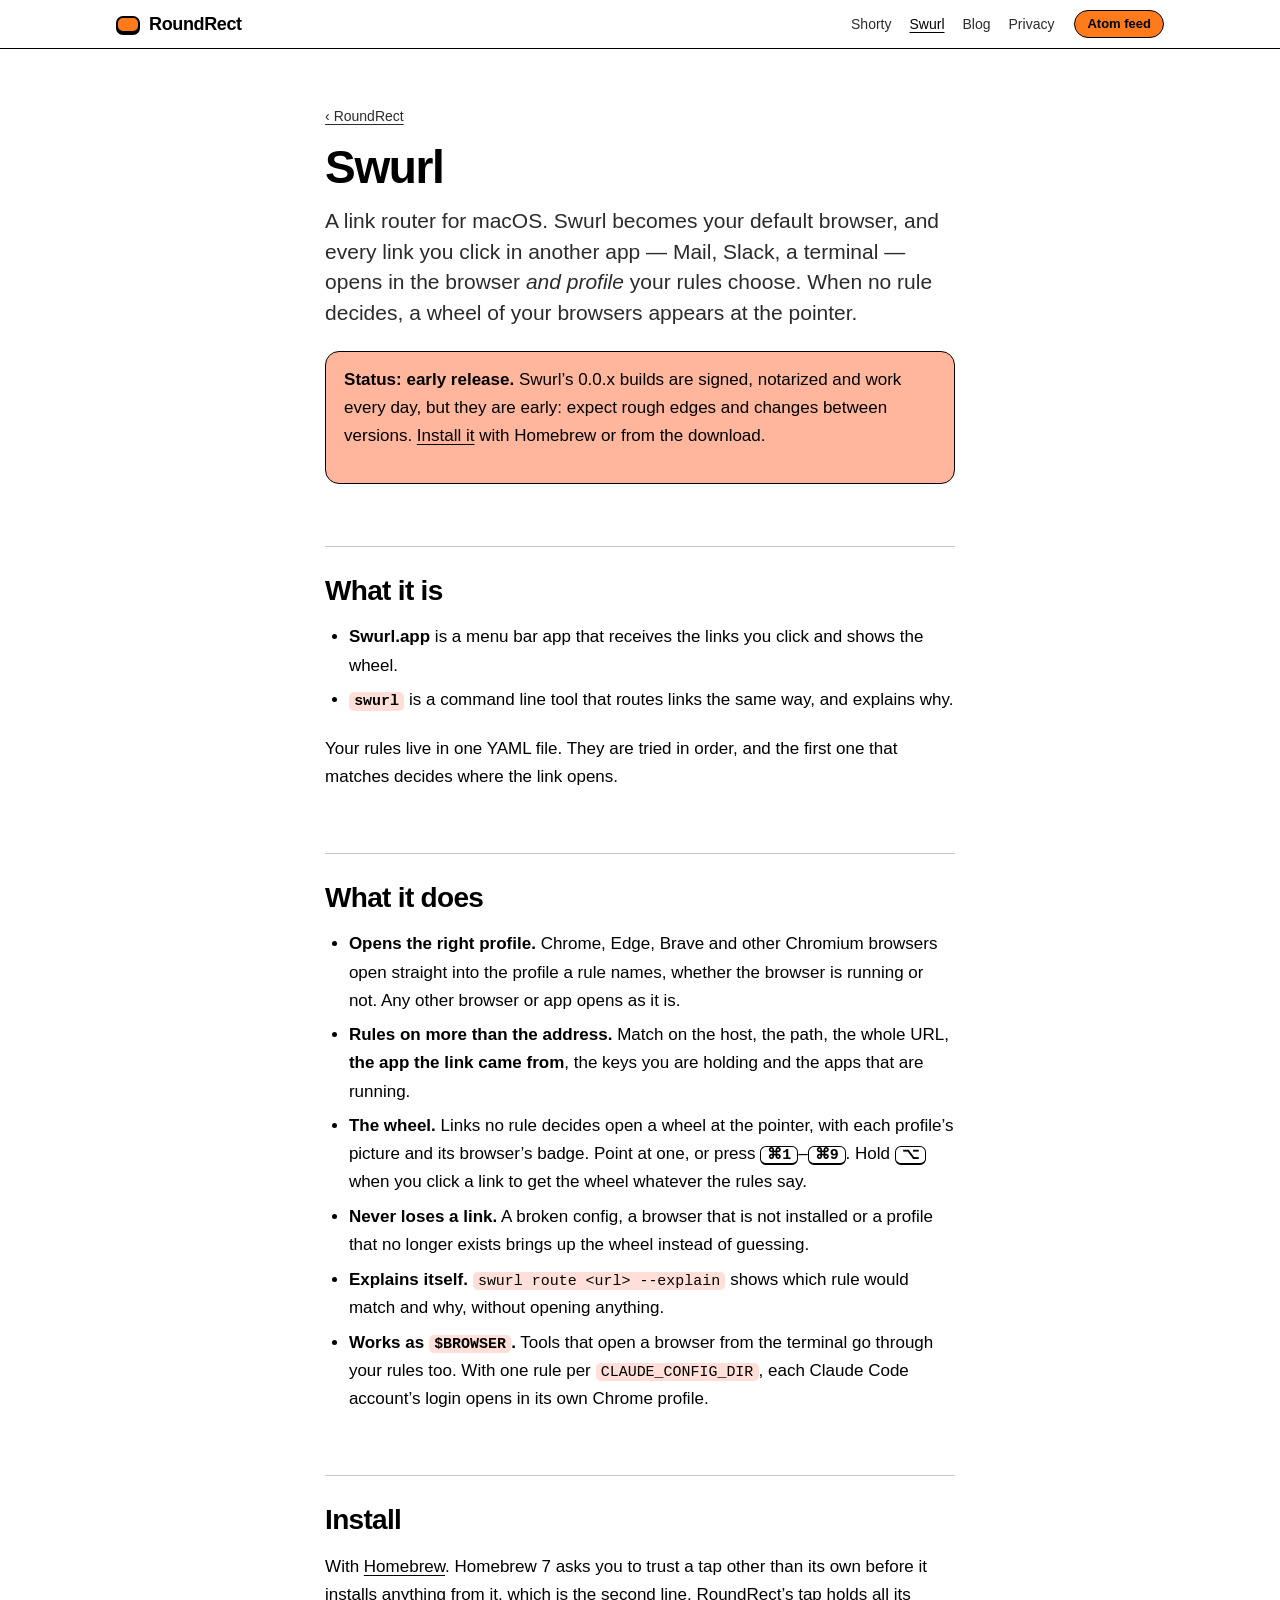
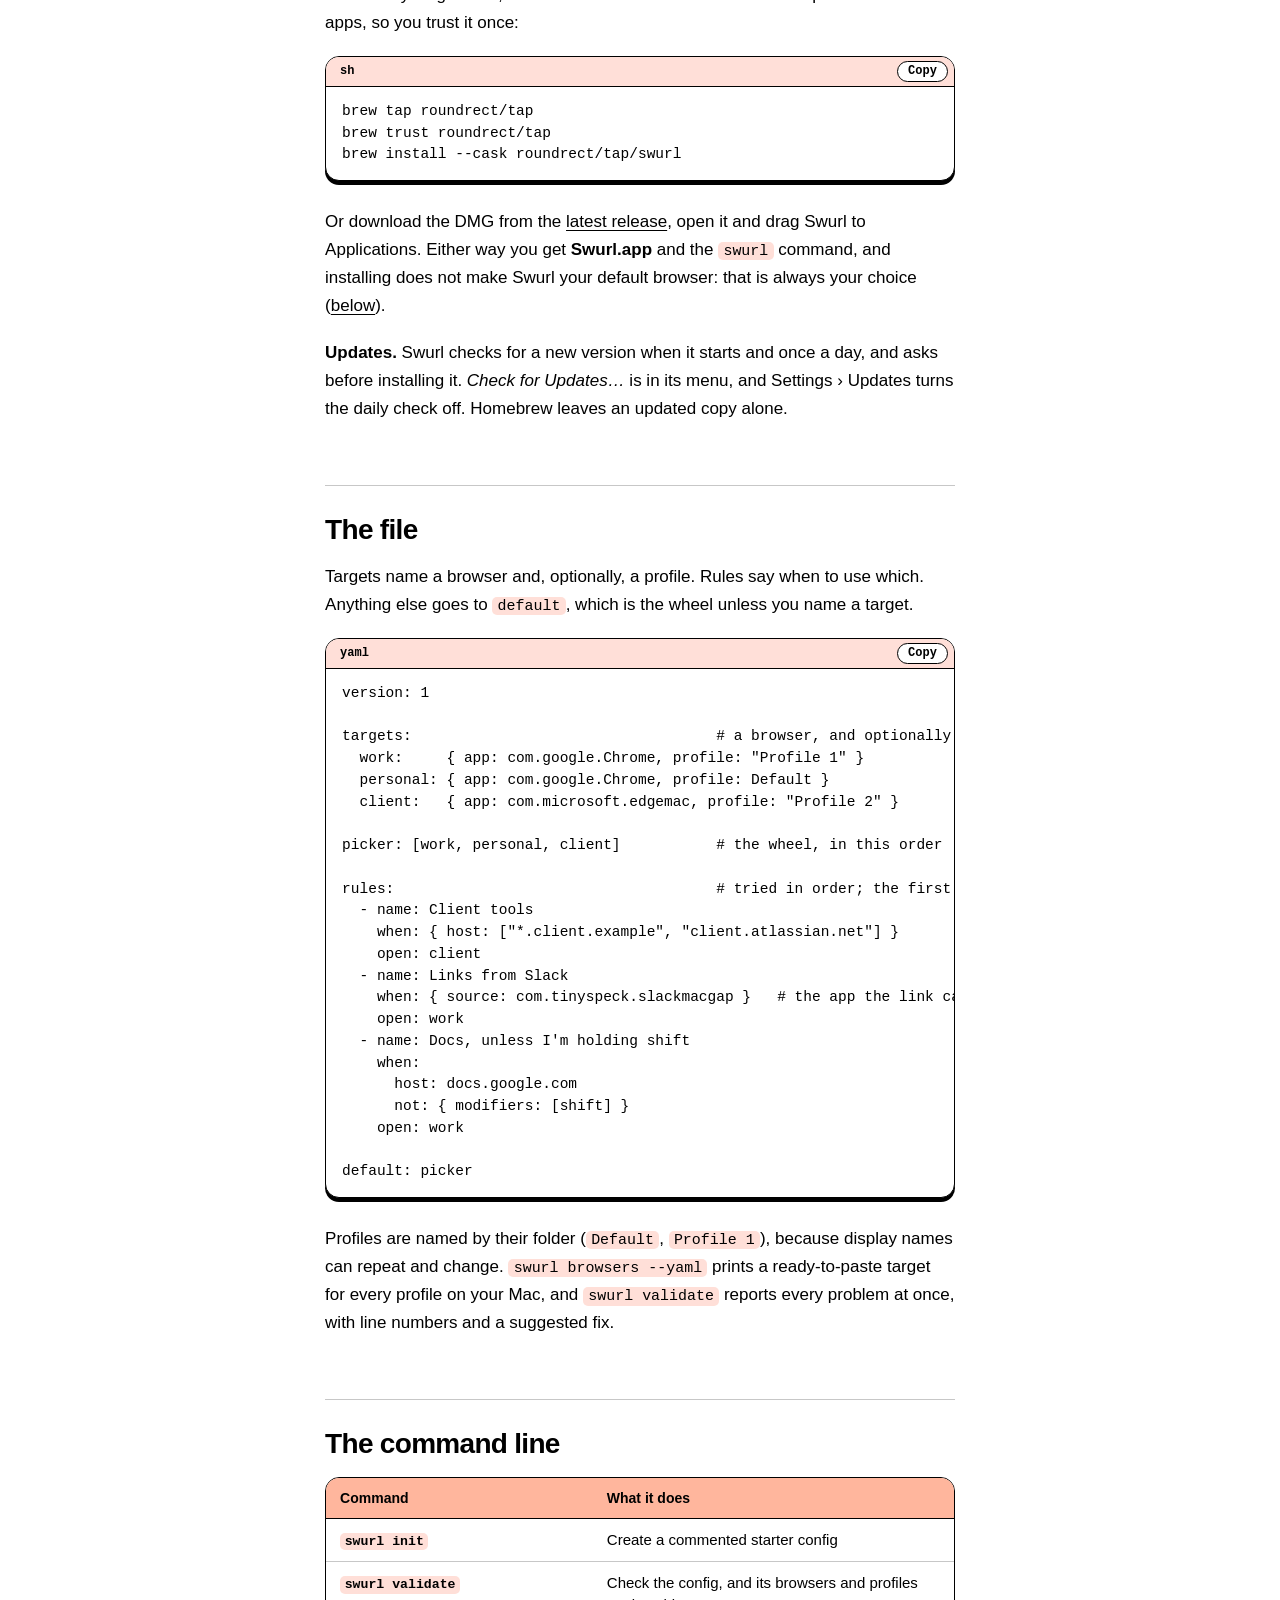
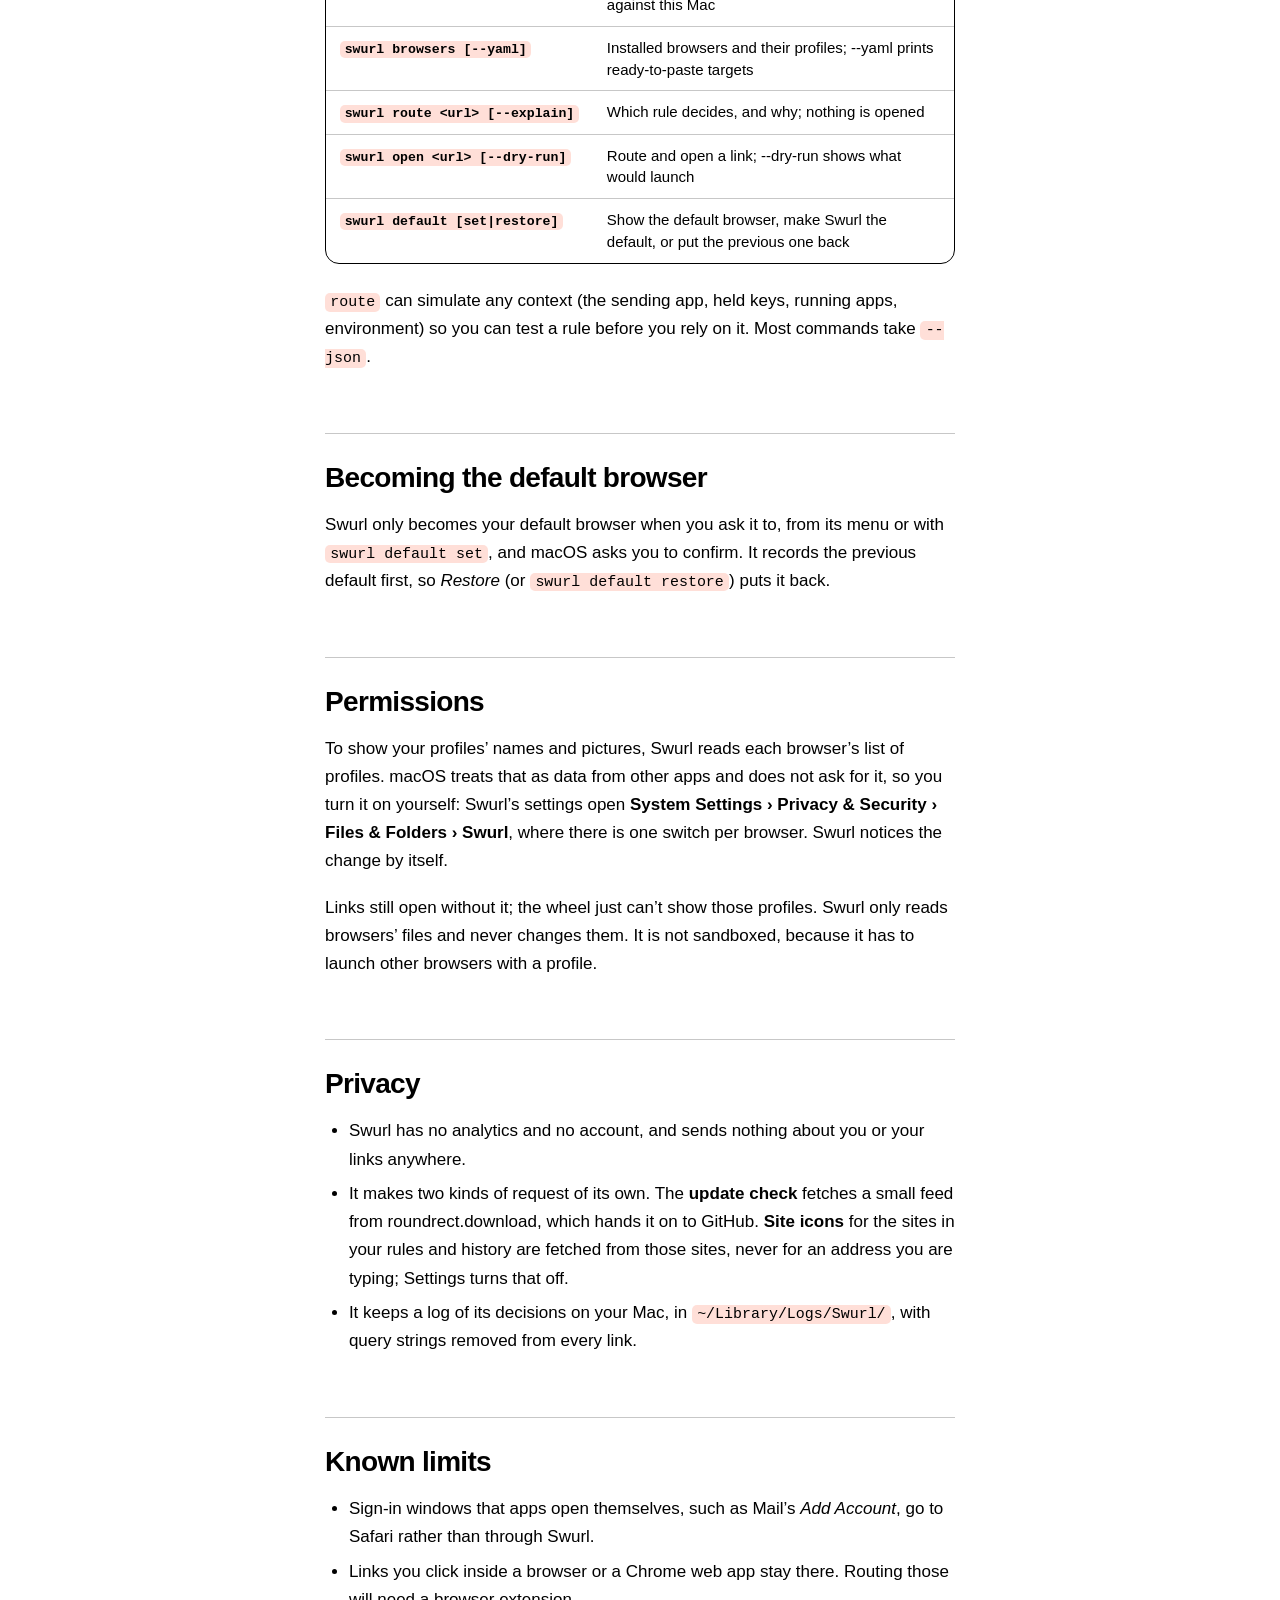
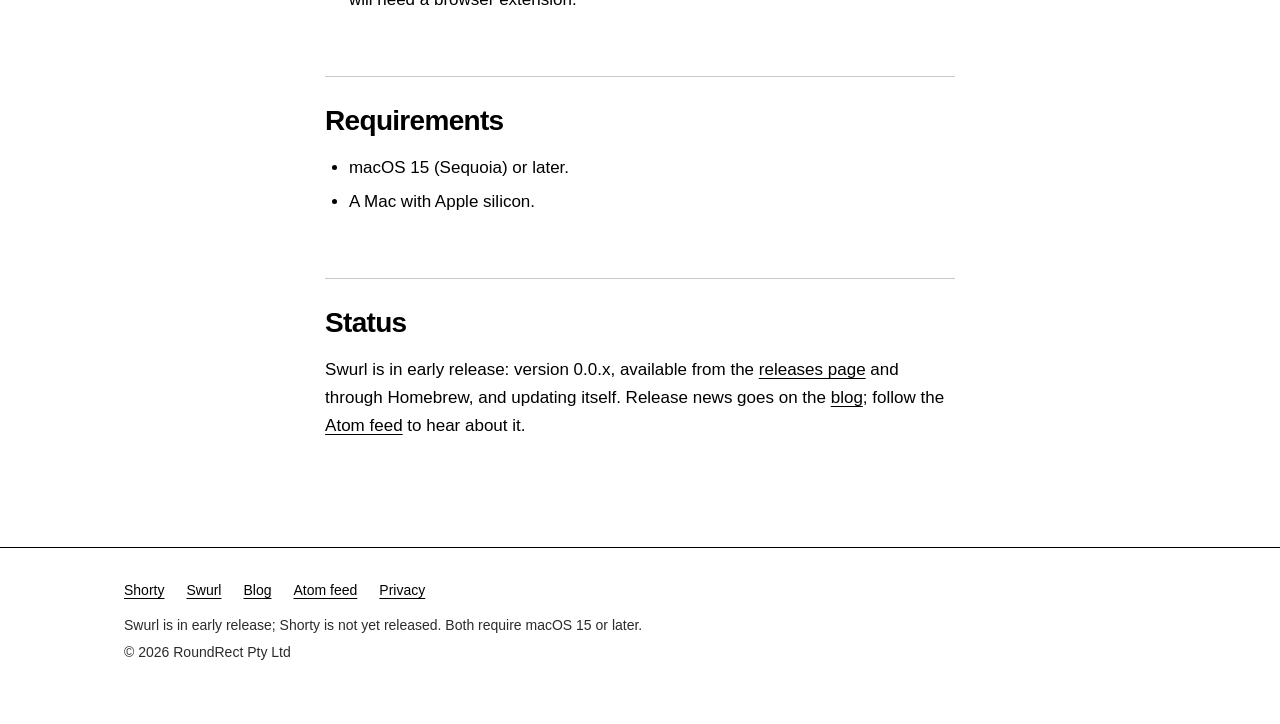
<file: swurl.html>
<!doctype html>
<html lang="en">
<head>
<meta charset="utf-8">
<meta name="viewport" content="width=device-width, initial-scale=1">
<meta name="color-scheme" content="light">
<title>Swurl: every link in the right browser and profile</title>
<meta name="description" content="Swurl is a link router for macOS: links you click in other apps open in the browser and profile your rules choose. A menu bar app and a command line tool for macOS 15 or later on Apple silicon, in early release.">
<link rel="canonical" href="https://roundrect.download/swurl">
<meta name="theme-color" content="#ffffff">
<meta property="og:type" content="website">
<meta property="og:site_name" content="RoundRect">
<meta property="og:locale" content="en_US">
<meta property="og:title" content="Swurl: every link in the right browser and profile">
<meta property="og:description" content="Swurl is a link router for macOS: links you click in other apps open in the browser and profile your rules choose. A menu bar app and a command line tool for macOS 15 or later on Apple silicon, in early release.">
<meta property="og:url" content="https://roundrect.download/swurl">
<meta property="og:image" content="https://roundrect.download/og-image.png">
<meta property="og:image:secure_url" content="https://roundrect.download/og-image.png">
<meta property="og:image:type" content="image/png">
<meta property="og:image:width" content="1200">
<meta property="og:image:height" content="630">
<meta property="og:image:alt" content="RoundRect: small apps for the Mac, with an orange rounded-rectangle mark.">
<meta name="twitter:card" content="summary_large_image">
<meta name="twitter:title" content="Swurl: every link in the right browser and profile">
<meta name="twitter:description" content="Swurl is a link router for macOS: links you click in other apps open in the browser and profile your rules choose. A menu bar app and a command line tool for macOS 15 or later on Apple silicon, in early release.">
<meta name="twitter:image" content="https://roundrect.download/og-image.png">
<meta name="twitter:image:alt" content="RoundRect: small apps for the Mac, with an orange rounded-rectangle mark.">
<link rel="alternate" type="application/atom+xml" title="RoundRect blog" href="blog/feed.xml">
<link rel="icon" type="image/png" href="favicon.png">
<link rel="apple-touch-icon" href="apple-touch-icon.png">
<link rel="stylesheet" href="site.css?v=0a74af99">
<script src="copy.js?v=1412de10" defer></script>
</head>
<body class="doc">
<a class="skip" href="#main">Skip to content</a>
<header class="nav"><div class="nav-in">
  <a class="nav-name" href="./"><span class="mark" aria-hidden="true"></span>RoundRect</a>
  <nav aria-label="Site"><a href="shorty">Shorty</a><a href="swurl" aria-current="page">Swurl</a><a href="blog/">Blog</a><a href="privacy">Privacy</a></nav>
  <a class="pill" href="blog/feed.xml">Atom feed</a>
</div></header>
<main id="main">
<article class="prose">
<p class="crumbs"><a href="./">&lsaquo; RoundRect</a></p>
<h1>Swurl</h1>
<p class="lead">A link router for macOS. Swurl becomes your default browser, and every link you click in another app &mdash; Mail, Slack, a terminal &mdash; opens in the browser <em>and profile</em> your rules choose. When no rule decides, a wheel of your browsers appears at the pointer.</p>
<div class="notice" role="note"><p><strong>Status: early release.</strong> Swurl&rsquo;s 0.0.x builds are signed, notarized and work every day, but they are early: expect rough edges and changes between versions. <a href="#install">Install it</a> with Homebrew or from the download.</p></div>
<h2 id="what-it-is">What it is</h2>
<ul>
<li><strong>Swurl.app</strong> is a menu bar app that receives the links you click and shows the wheel.</li>
<li><strong><code>swurl</code></strong> is a command line tool that routes links the same way, and explains why.</li>
</ul>
<p>Your rules live in one YAML file. They are tried in order, and the first one that matches decides where the link opens.</p>
<h2 id="features">What it does</h2>
<ul>
<li><strong>Opens the right profile.</strong> Chrome, Edge, Brave and other Chromium browsers open straight into the profile a rule names, whether the browser is running or not. Any other browser or app opens as it is.</li>
<li><strong>Rules on more than the address.</strong> Match on the host, the path, the whole URL, <strong>the app the link came from</strong>, the keys you are holding and the apps that are running.</li>
<li><strong>The wheel.</strong> Links no rule decides open a wheel at the pointer, with each profile&rsquo;s picture and its browser&rsquo;s badge. Point at one, or press <kbd>&#8984;1</kbd>&ndash;<kbd>&#8984;9</kbd>. Hold <kbd>&#8997;</kbd> when you click a link to get the wheel whatever the rules say.</li>
<li><strong>Never loses a link.</strong> A broken config, a browser that is not installed or a profile that no longer exists brings up the wheel instead of guessing.</li>
<li><strong>Explains itself.</strong> <code>swurl route &lt;url&gt; --explain</code> shows which rule would match and why, without opening anything.</li>
<li><strong>Works as <code>$BROWSER</code>.</strong> Tools that open a browser from the terminal go through your rules too. With one rule per <code>CLAUDE_CONFIG_DIR</code>, each Claude Code account&rsquo;s login opens in its own Chrome profile.</li>
</ul>
<h2 id="install">Install</h2>
<p>With <a href="https://brew.sh">Homebrew</a>. Homebrew 7 asks you to trust a tap other than its own before it installs anything from it, which is the second line. RoundRect&rsquo;s tap holds all its apps, so you trust it once:</p>
<figure class="code"><figcaption>sh</figcaption><pre tabindex="0" role="region" aria-label="Code (sh)"><code>brew tap roundrect/tap
brew trust roundrect/tap
brew install --cask roundrect/tap/swurl</code></pre></figure>
<p>Or download the DMG from the <a href="https://github.com/roundrect/swurl/releases/latest">latest release</a>, open it and drag Swurl to Applications. Either way you get <strong>Swurl.app</strong> and the <code>swurl</code> command, and installing does not make Swurl your default browser: that is always your choice (<a href="#default-browser">below</a>).</p>
<p><strong>Updates.</strong> Swurl checks for a new version when it starts and once a day, and asks before installing it. <em>Check for Updates&hellip;</em> is in its menu, and Settings &rsaquo; Updates turns the daily check off. Homebrew leaves an updated copy alone.</p>
<h2 id="the-file">The file</h2>
<p>Targets name a browser and, optionally, a profile. Rules say when to use which. Anything else goes to <code>default</code>, which is the wheel unless you name a target.</p>
<figure class="code"><figcaption>yaml</figcaption><pre tabindex="0" role="region" aria-label="Code (yaml)"><code>version: 1

targets:                                   # a browser, and optionally a profile
  work:     { app: com.google.Chrome, profile: &quot;Profile 1&quot; }
  personal: { app: com.google.Chrome, profile: Default }
  client:   { app: com.microsoft.edgemac, profile: &quot;Profile 2&quot; }

picker: [work, personal, client]           # the wheel, in this order

rules:                                     # tried in order; the first match decides
  - name: Client tools
    when: { host: [&quot;*.client.example&quot;, &quot;client.atlassian.net&quot;] }
    open: client
  - name: Links from Slack
    when: { source: com.tinyspeck.slackmacgap }   # the app the link came from
    open: work
  - name: Docs, unless I&#39;m holding shift
    when:
      host: docs.google.com
      not: { modifiers: [shift] }
    open: work

default: picker</code></pre></figure>
<p>Profiles are named by their folder (<code>Default</code>, <code>Profile 1</code>), because display names can repeat and change. <code>swurl browsers --yaml</code> prints a ready-to-paste target for every profile on your Mac, and <code>swurl validate</code> reports every problem at once, with line numbers and a suggested fix.</p>
<h2 id="commands">The command line</h2>
<div class="tablewrap" tabindex="0" role="region" aria-label="Table: swurl commands"><table>
<thead><tr><th scope="col">Command</th><th scope="col">What it does</th></tr></thead>
<tbody>
<tr><td><code>swurl init</code></td><td>Create a commented starter config</td></tr>
<tr><td><code>swurl validate</code></td><td>Check the config, and its browsers and profiles against this Mac</td></tr>
<tr><td><code>swurl browsers [--yaml]</code></td><td>Installed browsers and their profiles; --yaml prints ready-to-paste targets</td></tr>
<tr><td><code>swurl route &lt;url&gt; [--explain]</code></td><td>Which rule decides, and why; nothing is opened</td></tr>
<tr><td><code>swurl open &lt;url&gt; [--dry-run]</code></td><td>Route and open a link; --dry-run shows what would launch</td></tr>
<tr><td><code>swurl default [set|restore]</code></td><td>Show the default browser, make Swurl the default, or put the previous one back</td></tr>
</tbody></table></div>
<p><code>route</code> can simulate any context (the sending app, held keys, running apps, environment) so you can test a rule before you rely on it. Most commands take <code>--json</code>.</p>
<h2 id="default-browser">Becoming the default browser</h2>
<p>Swurl only becomes your default browser when you ask it to, from its menu or with <code>swurl default set</code>, and macOS asks you to confirm. It records the previous default first, so <em>Restore</em> (or <code>swurl default restore</code>) puts it back.</p>
<h2 id="permissions">Permissions</h2>
<p>To show your profiles&rsquo; names and pictures, Swurl reads each browser&rsquo;s list of profiles. macOS treats that as data from other apps and does not ask for it, so you turn it on yourself: Swurl&rsquo;s settings open <strong>System Settings &rsaquo; Privacy &amp; Security &rsaquo; Files &amp; Folders &rsaquo; Swurl</strong>, where there is one switch per browser. Swurl notices the change by itself.</p>
<p>Links still open without it; the wheel just can&rsquo;t show those profiles. Swurl only reads browsers&rsquo; files and never changes them. It is not sandboxed, because it has to launch other browsers with a profile.</p>
<h2 id="privacy">Privacy</h2>
<ul>
<li>Swurl has no analytics and no account, and sends nothing about you or your links anywhere.</li>
<li>It makes two kinds of request of its own. The <strong>update check</strong> fetches a small feed from roundrect.download, which hands it on to GitHub. <strong>Site icons</strong> for the sites in your rules and history are fetched from those sites, never for an address you are typing; Settings turns that off.</li>
<li>It keeps a log of its decisions on your Mac, in <code>~/Library/Logs/Swurl/</code>, with query strings removed from every link.</li>
</ul>
<h2 id="limits">Known limits</h2>
<ul>
<li>Sign-in windows that apps open themselves, such as Mail&rsquo;s <em>Add Account</em>, go to Safari rather than through Swurl.</li>
<li>Links you click inside a browser or a Chrome web app stay there. Routing those will need a browser extension.</li>
</ul>
<h2 id="requirements">Requirements</h2>
<ul>
<li>macOS 15 (Sequoia) or later.</li>
<li>A Mac with Apple silicon.</li>
</ul>
<h2 id="status">Status</h2>
<p>Swurl is in early release: version 0.0.x, available from the <a href="https://github.com/roundrect/swurl/releases">releases page</a> and through Homebrew, and updating itself. Release news goes on the <a href="blog/">blog</a>; follow the <a href="blog/feed.xml">Atom feed</a> to hear about it.</p>
</article>
</main>
<footer class="foot"><div class="wrap">
  <ul>
    <li><a href="shorty">Shorty</a></li>
    <li><a href="swurl">Swurl</a></li>
    <li><a href="blog/">Blog</a></li>
    <li><a href="blog/feed.xml">Atom feed</a></li>
    <li><a href="privacy">Privacy</a></li>
  </ul>
  <p>Swurl is in early release; Shorty is not yet released. Both require macOS 15 or later.</p>
  <p>&copy; 2026 RoundRect Pty Ltd</p>
</div></footer>
</body>
</html>
</file>
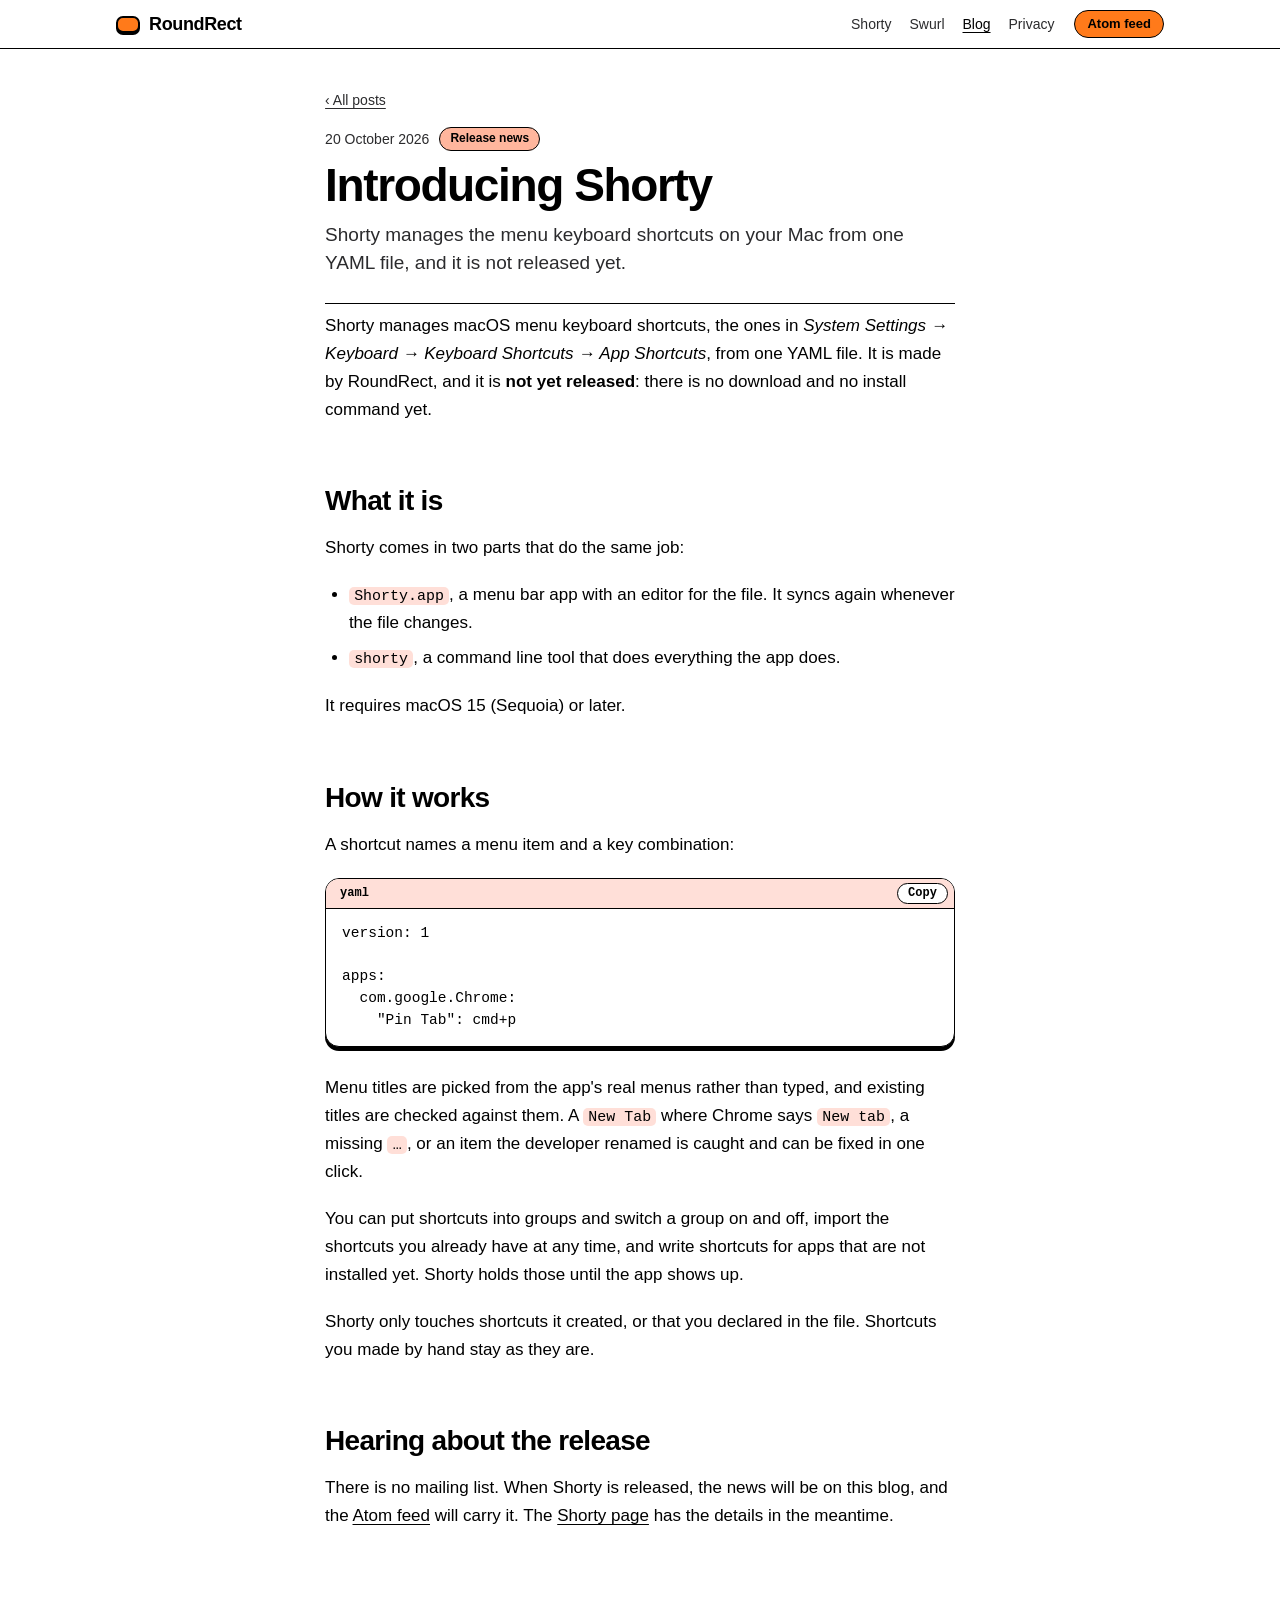
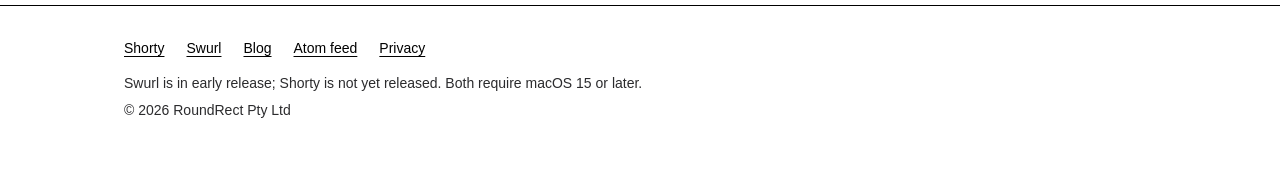
<file: blog/introducing-shorty.html>
<!doctype html>
<html lang="en">
<head>
<meta charset="utf-8">
<meta name="viewport" content="width=device-width, initial-scale=1">
<meta name="color-scheme" content="light">
<title>Introducing Shorty — RoundRect blog</title>
<meta name="description" content="Shorty manages the menu keyboard shortcuts on your Mac from one YAML file, and it is not released yet.">
<link rel="canonical" href="https://roundrect.download/blog/introducing-shorty">
<meta name="theme-color" content="#ffffff">
<meta property="og:type" content="article">
<meta property="og:site_name" content="RoundRect">
<meta property="og:locale" content="en_US">
<meta property="og:title" content="Introducing Shorty — RoundRect blog">
<meta property="og:description" content="Shorty manages the menu keyboard shortcuts on your Mac from one YAML file, and it is not released yet.">
<meta property="og:url" content="https://roundrect.download/blog/introducing-shorty">
<meta property="og:image" content="https://roundrect.download/og-image.png">
<meta property="og:image:secure_url" content="https://roundrect.download/og-image.png">
<meta property="og:image:type" content="image/png">
<meta property="og:image:width" content="1200">
<meta property="og:image:height" content="630">
<meta property="og:image:alt" content="RoundRect: small apps for the Mac, with an orange rounded-rectangle mark.">
<meta name="twitter:card" content="summary_large_image">
<meta name="twitter:image" content="https://roundrect.download/og-image.png">
<meta name="twitter:image:alt" content="RoundRect: small apps for the Mac, with an orange rounded-rectangle mark.">
<meta name="twitter:title" content="Introducing Shorty — RoundRect blog">
<meta name="twitter:description" content="Shorty manages the menu keyboard shortcuts on your Mac from one YAML file, and it is not released yet.">
<meta property="article:published_time" content="2026-10-20">
<meta property="article:tag" content="Release news">
<script src="../copy.js?v=1412de10" defer></script>
<link rel="alternate" type="application/atom+xml" title="RoundRect blog" href="feed.xml">
<link rel="icon" type="image/png" href="../favicon.png">
<link rel="apple-touch-icon" href="../apple-touch-icon.png">
<link rel="stylesheet" href="../site.css?v=0a74af99">
</head>
<body class="blog">
<a class="skip" href="#main">Skip to the post</a>
<header class="nav"><div class="nav-in">
  <a class="nav-name" href="../"><span class="mark" aria-hidden="true"></span>RoundRect</a>
  <nav aria-label="Site"><a href="../shorty">Shorty</a><a href="../swurl">Swurl</a><a href="./" aria-current="page">Blog</a><a href="../privacy">Privacy</a></nav>
  <a class="pill" href="../blog/feed.xml">Atom feed</a>
</div></header>
<main id="main">
<article class="prose post">
<p class="crumbs"><a href="./">&lsaquo; All posts</a></p>
<header class="post-head"><p class="post-meta"><time datetime="2026-10-20">20 October 2026</time> <span class="chip">Release news</span></p>
<h1>Introducing Shorty</h1>
<p class="post-summary">Shorty manages the menu keyboard shortcuts on your Mac from one YAML file, and it is not released yet.</p></header>
<p>Shorty manages macOS menu keyboard shortcuts, the ones in <em>System Settings → Keyboard → Keyboard Shortcuts → App Shortcuts</em>, from one YAML file. It is made by RoundRect, and it is <strong>not yet released</strong>: there is no download and no install command yet.</p>
<h2 id="what-it-is">What it is<a class="anchor" href="#what-it-is" aria-label="Link to this section">#</a></h2>
<p>Shorty comes in two parts that do the same job:</p>
<ul>
<li><code>Shorty.app</code>, a menu bar app with an editor for the file. It syncs again whenever the file changes.</li>
<li><code>shorty</code>, a command line tool that does everything the app does.</li>
</ul>
<p>It requires macOS 15 (Sequoia) or later.</p>
<h2 id="how-it-works">How it works<a class="anchor" href="#how-it-works" aria-label="Link to this section">#</a></h2>
<p>A shortcut names a menu item and a key combination:</p>
<figure class="code"><figcaption>yaml</figcaption><pre tabindex="0" role="region" aria-label="Code (yaml)"><code>version: 1

apps:
  com.google.Chrome:
    &quot;Pin Tab&quot;: cmd+p</code></pre></figure>
<p>Menu titles are picked from the app&#x27;s real menus rather than typed, and existing titles are checked against them. A <code>New Tab</code> where Chrome says <code>New tab</code>, a missing <code>…</code>, or an item the developer renamed is caught and can be fixed in one click.</p>
<p>You can put shortcuts into groups and switch a group on and off, import the shortcuts you already have at any time, and write shortcuts for apps that are not installed yet. Shorty holds those until the app shows up.</p>
<p>Shorty only touches shortcuts it created, or that you declared in the file. Shortcuts you made by hand stay as they are.</p>
<h2 id="hearing-about-the-release">Hearing about the release<a class="anchor" href="#hearing-about-the-release" aria-label="Link to this section">#</a></h2>
<p>There is no mailing list. When Shorty is released, the news will be on this blog, and the <a href="https://roundrect.download/blog/feed.xml">Atom feed</a> will carry it. The <a href="https://roundrect.download/shorty">Shorty page</a> has the details in the meantime.</p>
</article>
</main>
<footer class="foot"><div class="wrap">
  <ul>
    <li><a href="../shorty">Shorty</a></li>
    <li><a href="../swurl">Swurl</a></li>
    <li><a href="../blog/">Blog</a></li>
    <li><a href="../blog/feed.xml">Atom feed</a></li>
    <li><a href="../privacy">Privacy</a></li>
  </ul>
  <p>Swurl is in early release; Shorty is not yet released. Both require macOS 15 or later.</p>
  <p>&copy; 2026 RoundRect Pty Ltd</p>
</div></footer>
</body>
</html>
</file>
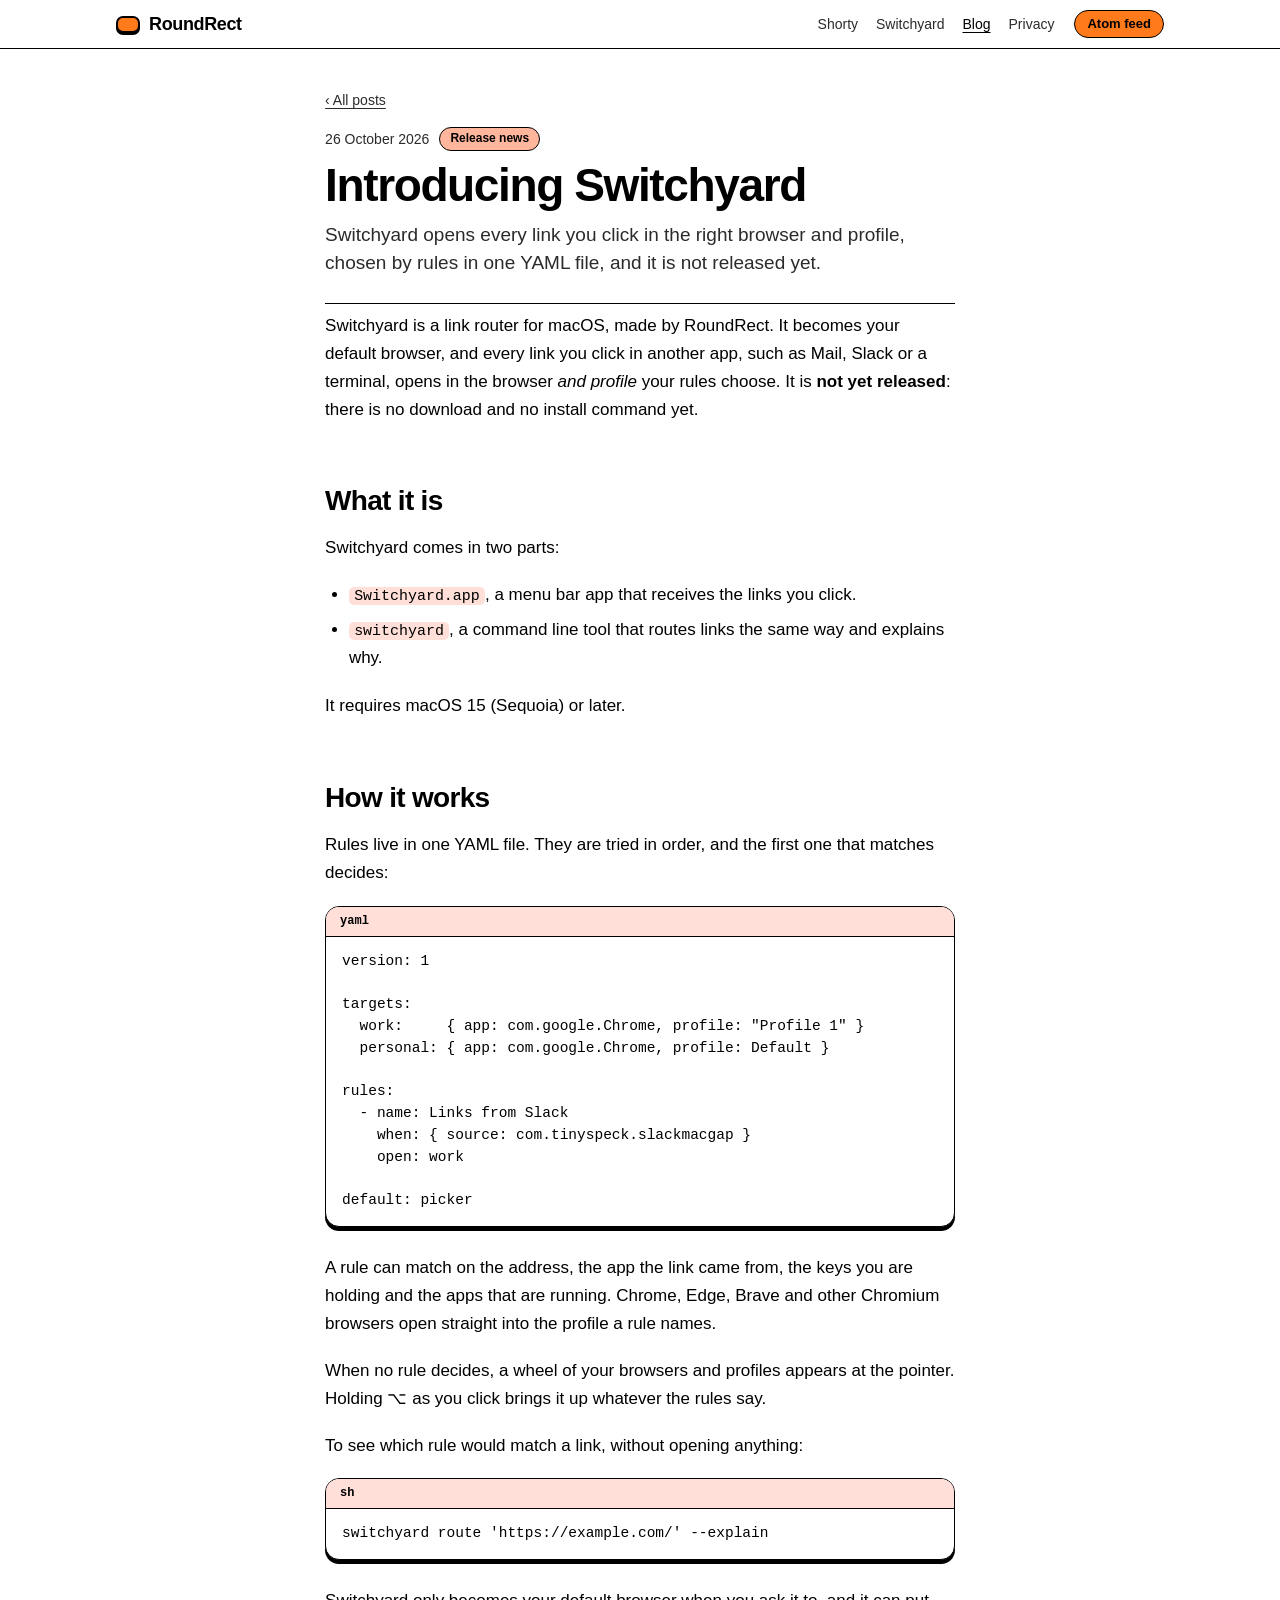
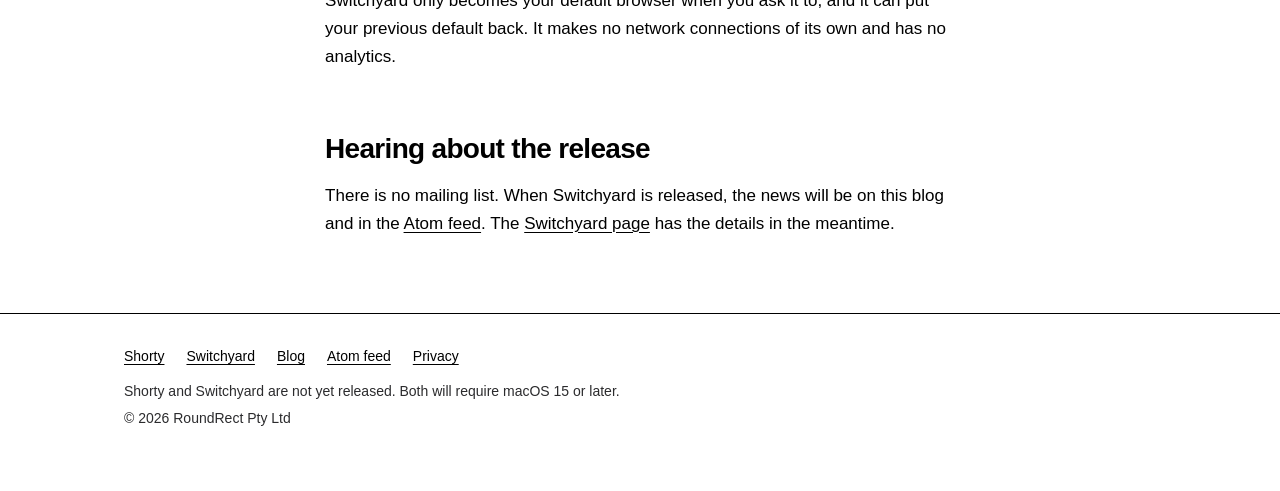
<file: blog/introducing-switchyard.html>
<!doctype html>
<html lang="en">
<head>
<meta charset="utf-8">
<meta name="viewport" content="width=device-width, initial-scale=1">
<meta name="color-scheme" content="light">
<title>Introducing Switchyard — RoundRect blog</title>
<meta name="description" content="Switchyard opens every link you click in the right browser and profile, chosen by rules in one YAML file, and it is not released yet.">
<link rel="canonical" href="https://roundrect.download/blog/introducing-switchyard">
<meta name="theme-color" content="#ffffff">
<meta property="og:type" content="article">
<meta property="og:site_name" content="RoundRect">
<meta property="og:locale" content="en_US">
<meta property="og:title" content="Introducing Switchyard — RoundRect blog">
<meta property="og:description" content="Switchyard opens every link you click in the right browser and profile, chosen by rules in one YAML file, and it is not released yet.">
<meta property="og:url" content="https://roundrect.download/blog/introducing-switchyard">
<meta property="og:image" content="https://roundrect.download/og-image.png">
<meta property="og:image:secure_url" content="https://roundrect.download/og-image.png">
<meta property="og:image:type" content="image/png">
<meta property="og:image:width" content="1200">
<meta property="og:image:height" content="630">
<meta property="og:image:alt" content="RoundRect: small apps for the Mac, with an orange rounded-rectangle mark.">
<meta name="twitter:card" content="summary_large_image">
<meta name="twitter:image" content="https://roundrect.download/og-image.png">
<meta name="twitter:image:alt" content="RoundRect: small apps for the Mac, with an orange rounded-rectangle mark.">
<meta name="twitter:title" content="Introducing Switchyard — RoundRect blog">
<meta name="twitter:description" content="Switchyard opens every link you click in the right browser and profile, chosen by rules in one YAML file, and it is not released yet.">
<meta property="article:published_time" content="2026-10-26">
<meta property="article:tag" content="Release news">
<link rel="alternate" type="application/atom+xml" title="RoundRect blog" href="feed.xml">
<link rel="icon" type="image/png" href="../favicon.png">
<link rel="apple-touch-icon" href="../apple-touch-icon.png">
<link rel="stylesheet" href="../site.css?v=fa139f5c">
</head>
<body class="blog">
<a class="skip" href="#main">Skip to the post</a>
<header class="nav"><div class="nav-in">
  <a class="nav-name" href="../"><span class="mark" aria-hidden="true"></span>RoundRect</a>
  <nav aria-label="Site"><a href="../shorty">Shorty</a><a href="../switchyard">Switchyard</a><a href="./" aria-current="page">Blog</a><a href="../privacy">Privacy</a></nav>
  <a class="pill" href="../blog/feed.xml">Atom feed</a>
</div></header>
<main id="main">
<article class="prose post">
<p class="crumbs"><a href="./">&lsaquo; All posts</a></p>
<header class="post-head"><p class="post-meta"><time datetime="2026-10-26">26 October 2026</time> <span class="chip">Release news</span></p>
<h1>Introducing Switchyard</h1>
<p class="post-summary">Switchyard opens every link you click in the right browser and profile, chosen by rules in one YAML file, and it is not released yet.</p></header>
<p>Switchyard is a link router for macOS, made by RoundRect. It becomes your default browser, and every link you click in another app, such as Mail, Slack or a terminal, opens in the browser <em>and profile</em> your rules choose. It is <strong>not yet released</strong>: there is no download and no install command yet.</p>
<h2 id="what-it-is">What it is<a class="anchor" href="#what-it-is" aria-label="Link to this section">#</a></h2>
<p>Switchyard comes in two parts:</p>
<ul>
<li><code>Switchyard.app</code>, a menu bar app that receives the links you click.</li>
<li><code>switchyard</code>, a command line tool that routes links the same way and explains why.</li>
</ul>
<p>It requires macOS 15 (Sequoia) or later.</p>
<h2 id="how-it-works">How it works<a class="anchor" href="#how-it-works" aria-label="Link to this section">#</a></h2>
<p>Rules live in one YAML file. They are tried in order, and the first one that matches decides:</p>
<figure class="code"><figcaption>yaml</figcaption><pre tabindex="0" role="region" aria-label="Code (yaml)"><code>version: 1

targets:
  work:     { app: com.google.Chrome, profile: &quot;Profile 1&quot; }
  personal: { app: com.google.Chrome, profile: Default }

rules:
  - name: Links from Slack
    when: { source: com.tinyspeck.slackmacgap }
    open: work

default: picker</code></pre></figure>
<p>A rule can match on the address, the app the link came from, the keys you are holding and the apps that are running. Chrome, Edge, Brave and other Chromium browsers open straight into the profile a rule names.</p>
<p>When no rule decides, a wheel of your browsers and profiles appears at the pointer. Holding ⌥ as you click brings it up whatever the rules say.</p>
<p>To see which rule would match a link, without opening anything:</p>
<figure class="code"><figcaption>sh</figcaption><pre tabindex="0" role="region" aria-label="Code (sh)"><code>switchyard route &#x27;https://example.com/&#x27; --explain</code></pre></figure>
<p>Switchyard only becomes your default browser when you ask it to, and it can put your previous default back. It makes no network connections of its own and has no analytics.</p>
<h2 id="hearing-about-the-release">Hearing about the release<a class="anchor" href="#hearing-about-the-release" aria-label="Link to this section">#</a></h2>
<p>There is no mailing list. When Switchyard is released, the news will be on this blog and in the <a href="https://roundrect.download/blog/feed.xml">Atom feed</a>. The <a href="https://roundrect.download/switchyard">Switchyard page</a> has the details in the meantime.</p>
</article>
</main>
<footer class="foot"><div class="wrap">
  <ul>
    <li><a href="../shorty">Shorty</a></li>
    <li><a href="../switchyard">Switchyard</a></li>
    <li><a href="../blog/">Blog</a></li>
    <li><a href="../blog/feed.xml">Atom feed</a></li>
    <li><a href="../privacy">Privacy</a></li>
  </ul>
  <p>Shorty and Switchyard are not yet released. Both will require macOS 15 or later.</p>
  <p>&copy; 2026 RoundRect Pty Ltd</p>
</div></footer>
</body>
</html>
</file>
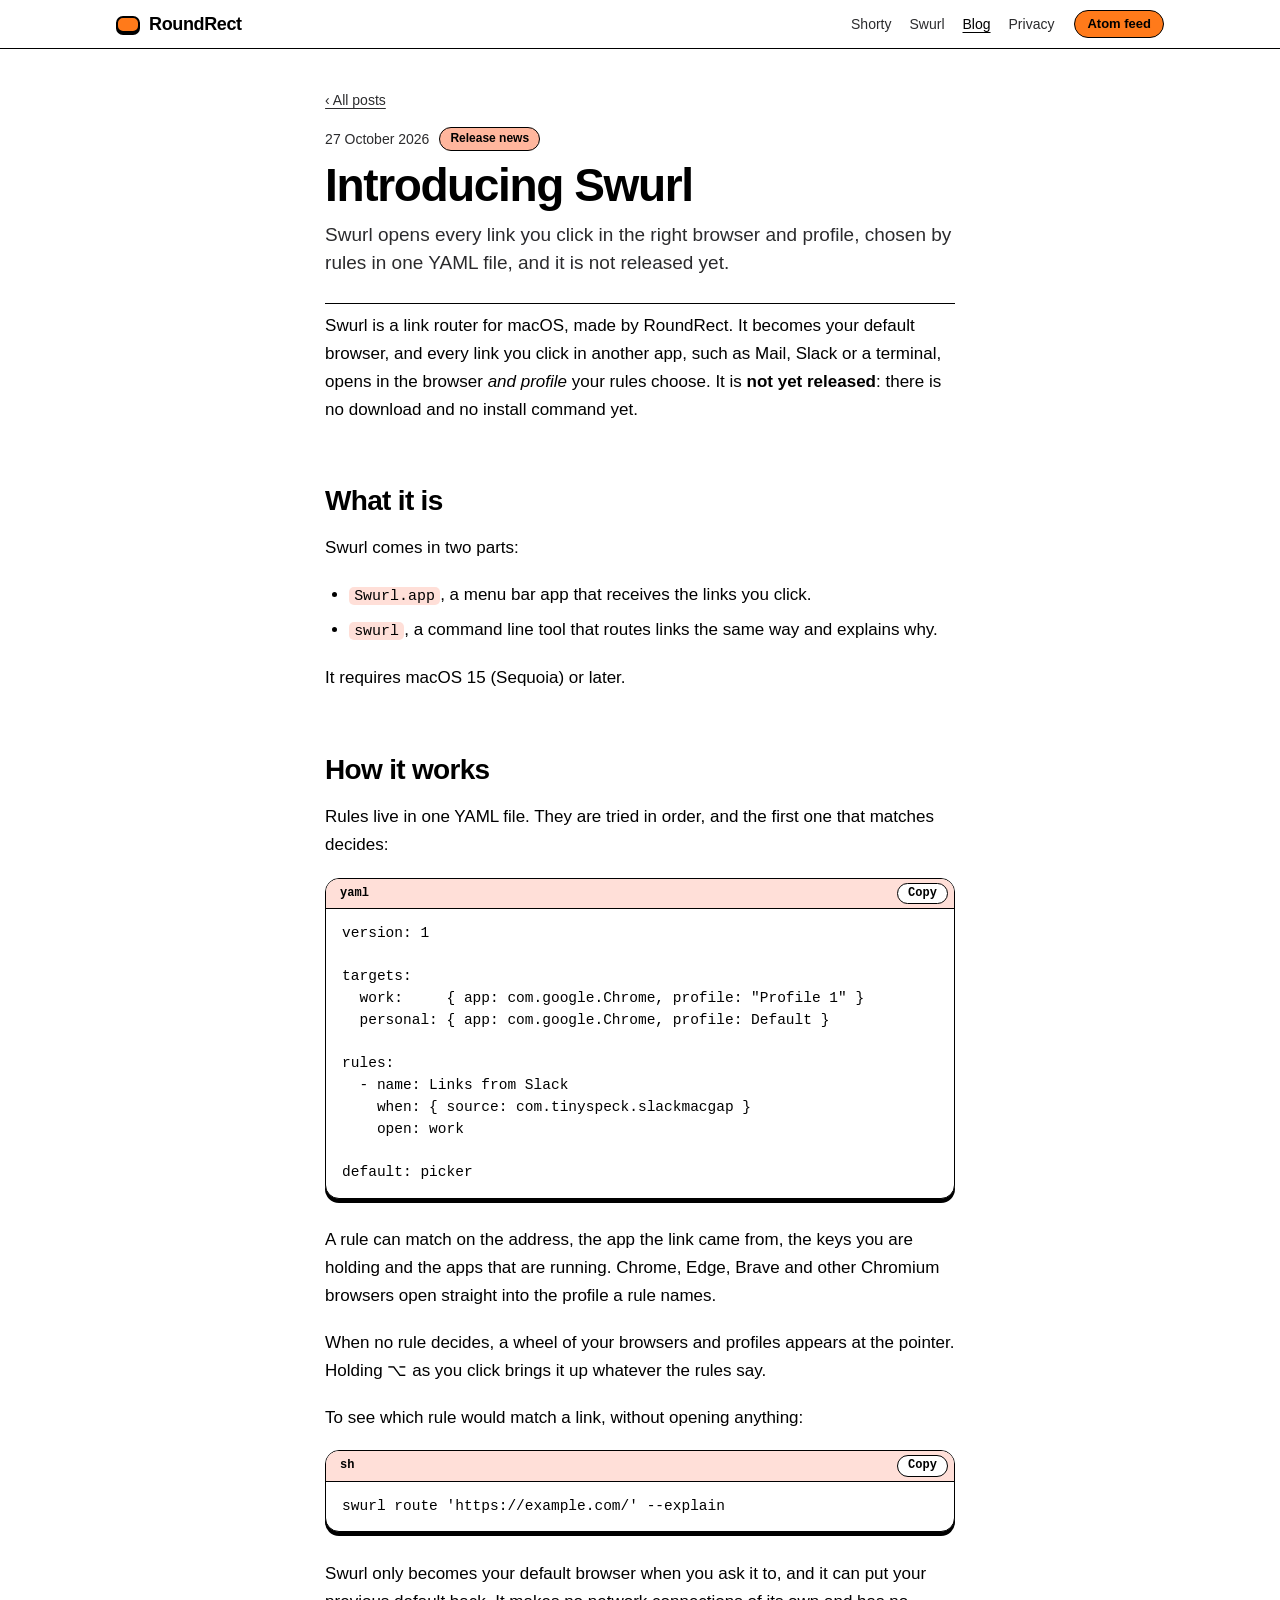
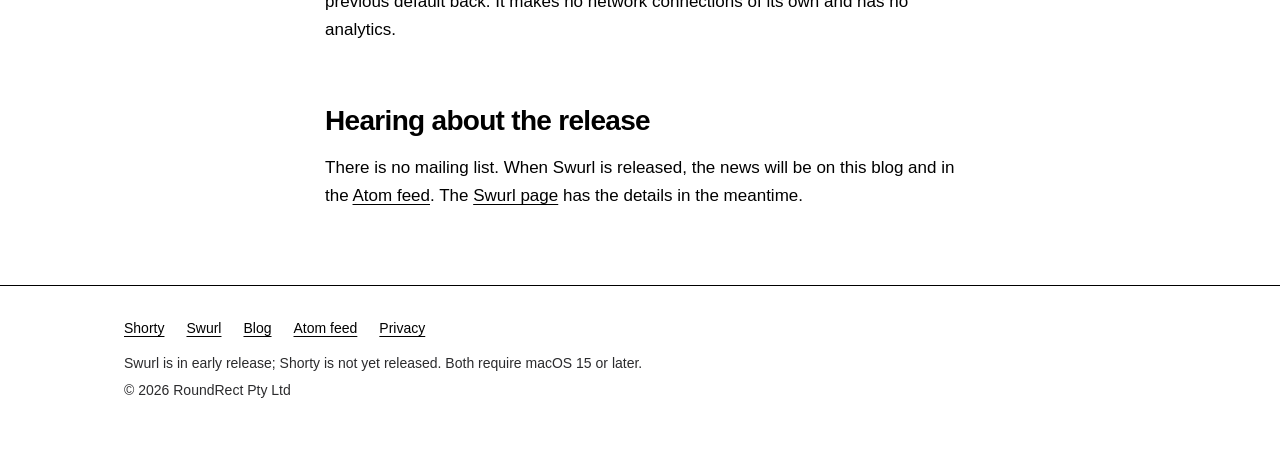
<file: blog/introducing-swurl.html>
<!doctype html>
<html lang="en">
<head>
<meta charset="utf-8">
<meta name="viewport" content="width=device-width, initial-scale=1">
<meta name="color-scheme" content="light">
<title>Introducing Swurl — RoundRect blog</title>
<meta name="description" content="Swurl opens every link you click in the right browser and profile, chosen by rules in one YAML file, and it is not released yet.">
<link rel="canonical" href="https://roundrect.download/blog/introducing-swurl">
<meta name="theme-color" content="#ffffff">
<meta property="og:type" content="article">
<meta property="og:site_name" content="RoundRect">
<meta property="og:locale" content="en_US">
<meta property="og:title" content="Introducing Swurl — RoundRect blog">
<meta property="og:description" content="Swurl opens every link you click in the right browser and profile, chosen by rules in one YAML file, and it is not released yet.">
<meta property="og:url" content="https://roundrect.download/blog/introducing-swurl">
<meta property="og:image" content="https://roundrect.download/og-image.png">
<meta property="og:image:secure_url" content="https://roundrect.download/og-image.png">
<meta property="og:image:type" content="image/png">
<meta property="og:image:width" content="1200">
<meta property="og:image:height" content="630">
<meta property="og:image:alt" content="RoundRect: small apps for the Mac, with an orange rounded-rectangle mark.">
<meta name="twitter:card" content="summary_large_image">
<meta name="twitter:image" content="https://roundrect.download/og-image.png">
<meta name="twitter:image:alt" content="RoundRect: small apps for the Mac, with an orange rounded-rectangle mark.">
<meta name="twitter:title" content="Introducing Swurl — RoundRect blog">
<meta name="twitter:description" content="Swurl opens every link you click in the right browser and profile, chosen by rules in one YAML file, and it is not released yet.">
<meta property="article:published_time" content="2026-10-27">
<meta property="article:tag" content="Release news">
<script src="../copy.js?v=1412de10" defer></script>
<link rel="alternate" type="application/atom+xml" title="RoundRect blog" href="feed.xml">
<link rel="icon" type="image/png" href="../favicon.png">
<link rel="apple-touch-icon" href="../apple-touch-icon.png">
<link rel="stylesheet" href="../site.css?v=0a74af99">
</head>
<body class="blog">
<a class="skip" href="#main">Skip to the post</a>
<header class="nav"><div class="nav-in">
  <a class="nav-name" href="../"><span class="mark" aria-hidden="true"></span>RoundRect</a>
  <nav aria-label="Site"><a href="../shorty">Shorty</a><a href="../swurl">Swurl</a><a href="./" aria-current="page">Blog</a><a href="../privacy">Privacy</a></nav>
  <a class="pill" href="../blog/feed.xml">Atom feed</a>
</div></header>
<main id="main">
<article class="prose post">
<p class="crumbs"><a href="./">&lsaquo; All posts</a></p>
<header class="post-head"><p class="post-meta"><time datetime="2026-10-27">27 October 2026</time> <span class="chip">Release news</span></p>
<h1>Introducing Swurl</h1>
<p class="post-summary">Swurl opens every link you click in the right browser and profile, chosen by rules in one YAML file, and it is not released yet.</p></header>
<p>Swurl is a link router for macOS, made by RoundRect. It becomes your default browser, and every link you click in another app, such as Mail, Slack or a terminal, opens in the browser <em>and profile</em> your rules choose. It is <strong>not yet released</strong>: there is no download and no install command yet.</p>
<h2 id="what-it-is">What it is<a class="anchor" href="#what-it-is" aria-label="Link to this section">#</a></h2>
<p>Swurl comes in two parts:</p>
<ul>
<li><code>Swurl.app</code>, a menu bar app that receives the links you click.</li>
<li><code>swurl</code>, a command line tool that routes links the same way and explains why.</li>
</ul>
<p>It requires macOS 15 (Sequoia) or later.</p>
<h2 id="how-it-works">How it works<a class="anchor" href="#how-it-works" aria-label="Link to this section">#</a></h2>
<p>Rules live in one YAML file. They are tried in order, and the first one that matches decides:</p>
<figure class="code"><figcaption>yaml</figcaption><pre tabindex="0" role="region" aria-label="Code (yaml)"><code>version: 1

targets:
  work:     { app: com.google.Chrome, profile: &quot;Profile 1&quot; }
  personal: { app: com.google.Chrome, profile: Default }

rules:
  - name: Links from Slack
    when: { source: com.tinyspeck.slackmacgap }
    open: work

default: picker</code></pre></figure>
<p>A rule can match on the address, the app the link came from, the keys you are holding and the apps that are running. Chrome, Edge, Brave and other Chromium browsers open straight into the profile a rule names.</p>
<p>When no rule decides, a wheel of your browsers and profiles appears at the pointer. Holding ⌥ as you click brings it up whatever the rules say.</p>
<p>To see which rule would match a link, without opening anything:</p>
<figure class="code"><figcaption>sh</figcaption><pre tabindex="0" role="region" aria-label="Code (sh)"><code>swurl route &#x27;https://example.com/&#x27; --explain</code></pre></figure>
<p>Swurl only becomes your default browser when you ask it to, and it can put your previous default back. It makes no network connections of its own and has no analytics.</p>
<h2 id="hearing-about-the-release">Hearing about the release<a class="anchor" href="#hearing-about-the-release" aria-label="Link to this section">#</a></h2>
<p>There is no mailing list. When Swurl is released, the news will be on this blog and in the <a href="https://roundrect.download/blog/feed.xml">Atom feed</a>. The <a href="https://roundrect.download/swurl">Swurl page</a> has the details in the meantime.</p>
</article>
</main>
<footer class="foot"><div class="wrap">
  <ul>
    <li><a href="../shorty">Shorty</a></li>
    <li><a href="../swurl">Swurl</a></li>
    <li><a href="../blog/">Blog</a></li>
    <li><a href="../blog/feed.xml">Atom feed</a></li>
    <li><a href="../privacy">Privacy</a></li>
  </ul>
  <p>Swurl is in early release; Shorty is not yet released. Both require macOS 15 or later.</p>
  <p>&copy; 2026 RoundRect Pty Ltd</p>
</div></footer>
</body>
</html>
</file>
<file: site.css>
/* RoundRect: black on white, plus ONE accent colour (--accent) and tints of it. DESIGN.md is the guide. */
:root {
  --accent: #ff7a1a;                                           /* black text on it: 8.05:1 */
  --tint: color-mix(in oklch, var(--accent) 55%, white);       /* bands, chips, table heads */
  --tint-soft: color-mix(in oklch, var(--accent) 24%, white);  /* quiet fills, inline code */
  --ink: #000;
  --ink-2: #2b2b2d;               /* secondary text */
  --hair: rgb(0 0 0 / .22);       /* hairlines */
  --font: -apple-system, BlinkMacSystemFont, "SF Pro Display", "SF Pro Text", "Helvetica Neue", Helvetica, Arial, sans-serif;
  --mono: ui-monospace, "SF Mono", Menlo, monospace;
  --navh: 48px;
}
@supports not (color: color-mix(in oklch, red 50%, white)) { :root { --tint: #ffb991; --tint-soft: #ffe1cf; } }
* { box-sizing: border-box; }
html { -webkit-text-size-adjust: 100%; scroll-padding-top: var(--navh); }
body { margin: 0; background: #fff; color: #000; font: 400 17px/1.5 var(--font); -webkit-font-smoothing: antialiased; overflow-wrap: break-word; }
a { color: inherit; text-underline-offset: 3px; }
:focus-visible { outline: 3px solid #000; outline-offset: 3px; border-radius: 4px; }
code, kbd, pre { font-family: var(--mono); }
img { max-width: 100%; height: auto; }
.wrap { max-width: 960px; margin: 0 auto; padding: 0 16px; }
.skip { position: absolute; left: -999px; top: 0; background: #000; color: #fff; padding: 8px 12px; z-index: 100; }
.skip:focus { left: 16px; top: 8px; }

/* ---------- header ---------- */
.nav { position: sticky; top: 0; z-index: 50; min-height: var(--navh); background: #fff; border-bottom: 1px solid #000; }
.nav-in { max-width: 1080px; margin: 0 auto; padding: 4px 16px; min-height: var(--navh); display: flex; flex-wrap: wrap; align-items: center; gap: 4px 20px; }
.nav-name { display: inline-flex; align-items: center; gap: 9px; font-weight: 700; font-size: 18px; letter-spacing: -.02em; text-decoration: none; margin-right: auto; white-space: nowrap; }
.mark { display: inline-block; width: 24px; height: 17px; border: 2px solid #000; border-radius: 7px; background: var(--accent); box-shadow: 0 2px 0 #000; }
.nav nav { display: flex; flex-wrap: wrap; gap: 4px 18px; font-size: 14px; }
.nav nav a { color: var(--ink-2); text-decoration: none; padding: 6px 0; }
.nav nav a:hover, .nav nav a[aria-current] { color: #000; text-decoration: underline; }
.pill { display: inline-block; background: var(--accent); color: #000; border: 1px solid #000; border-radius: 980px; padding: 3px 12px; font-size: 13px; font-weight: 600; text-decoration: none; line-height: 1.5; }
a.pill:hover { background: #000; color: #fff; }
.pill.big { font-size: 17px; padding: 9px 22px; }
.pill.plain { background: #fff; }

/* ---------- bands ---------- */
.band { padding: 80px 0; }
.tone { background: var(--tint); border-bottom: 1px solid #000; }
.band h1, .band h2 { font-weight: 700; letter-spacing: -.035em; line-height: 1.06; margin: 0 0 16px; text-wrap: balance; }
.band h1 { font-size: clamp(40px, 8vw, 80px); }
.band h2 { font-size: clamp(28px, 4.6vw, 44px); }
.lede { font-size: clamp(19px, 2.4vw, 24px); line-height: 1.35; color: var(--ink-2); max-width: 32em; margin: 0 0 24px; letter-spacing: -.01em; }
.eyebrow { margin: 0 0 12px; font-size: 14px; font-weight: 700; letter-spacing: .02em; color: var(--ink-2); }
.home .wrap, .band .wrap { max-width: 1080px; padding: 0 24px; }
.row { display: flex; flex-wrap: wrap; gap: 12px 20px; align-items: center; }
.fine { font-size: 14px; color: var(--ink-2); margin: 16px 0 0; }

/* ---------- cards ---------- */
.cards { display: grid; grid-template-columns: repeat(auto-fit, minmax(min(100%, 300px), 1fr)); gap: 24px; margin: 28px 0 0; padding: 0; list-style: none; }
.card { background: #fff; border: 1px solid #000; border-radius: 18px; padding: 24px; box-shadow: 0 4px 0 #000; display: flex; flex-direction: column; align-items: flex-start; gap: 10px; }
.card h3 { margin: 0; font-size: 28px; letter-spacing: -.025em; line-height: 1.1; }
.card p { margin: 0; color: var(--ink-2); }
.card .pill { margin-top: auto; }
.status { display: inline-block; border: 1px solid #000; border-radius: 980px; padding: 1px 10px; font-size: 12px; font-weight: 600; line-height: 1.6; background: #fff; }
.notice { border: 1px solid #000; border-radius: 14px; background: var(--tint); padding: 14px 18px; max-width: 40em; }
.notice p { margin: 0; }

/* ---------- reading column ---------- */
.prose { max-width: 70ch; margin: 0 auto; padding: 56px 16px 88px; font-size: 17px; line-height: 1.65; }
.prose h1 { font-size: clamp(34px, 6vw, 46px); line-height: 1.06; letter-spacing: -.03em; margin: 0 0 14px; text-wrap: balance; }
.prose h2 { font-size: 28px; line-height: 1.15; letter-spacing: -.025em; margin: 2.2em 0 .6em; padding-top: 1em; border-top: 1px solid var(--hair); scroll-margin-top: 64px; }
.prose h3 { font-size: 21px; line-height: 1.25; letter-spacing: -.015em; margin: 1.9em 0 .5em; scroll-margin-top: 64px; }
.prose h4 { font-size: 17px; margin: 1.6em 0 .4em; }
.prose p { margin: 0 0 1.1em; overflow-wrap: break-word; }
.prose ul, .prose ol { margin: 0 0 1.2em; padding-left: 1.4em; }
.prose li { margin: 0 0 .4em; overflow-wrap: break-word; }
.prose code { background: var(--tint-soft); padding: .08em .35em; border-radius: 5px; font-size: .88em; overflow-wrap: anywhere; }
.prose a:hover { background: var(--accent); text-decoration-thickness: 2px; }
.prose hr { border: 0; border-top: 1px solid var(--hair); margin: 2em 0; }
.prose kbd { background: #fff; border: 1px solid #000; border-bottom-width: 2px; border-radius: 6px; padding: 0 .4em; font-size: .88em; font-weight: 600; }
.lead { font-size: 21px; line-height: 1.45; color: var(--ink-2); }
.toc { border: 1px solid #000; border-radius: 16px; padding: 14px 20px 8px; margin: 22px 0 8px; background: var(--tint-soft); }
.toc-h { font-size: 13px; font-weight: 700; letter-spacing: .02em; margin: 0 0 6px !important; }
.toc ol { margin: 0; padding-left: 1.2em; font-size: 15px; line-height: 1.5; }
.anchor { margin-left: .4em; font-size: .7em; text-decoration: none; opacity: 0; color: #555; }
h2:hover .anchor, h3:hover .anchor, .anchor:focus-visible { opacity: 1; }
@media (hover: none) { .anchor { opacity: .45; } }

/* code, tables, quotes, figures (from the Markdown renderer and hand-written pages) */
figure { margin: 0 0 1.4em; }
figure.code { background: #fff; border: 1px solid #000; border-radius: 14px; box-shadow: 0 4px 0 #000; overflow: hidden; margin-bottom: 1.6em; }
figure.code figcaption { background: var(--tint-soft); border-bottom: 1px solid #000; padding: 4px 6px 4px 14px; font: 600 12px/1.6 var(--mono); display: flex; align-items: center; justify-content: space-between; gap: 10px; min-height: 30px; }
figure.code .copy { font: inherit; color: #000; background: #fff; border: 1px solid #000; border-radius: 980px; padding: 0 10px; cursor: pointer; line-height: 1.6; }
figure.code .copy:hover { background: #000; color: #fff; }
figure.code .copy:focus-visible { outline-offset: 2px; border-radius: 980px; }
figure.code .copy-status { position: absolute; width: 1px; height: 1px; overflow: hidden; clip-path: inset(50%); white-space: nowrap; }
figure.code pre { margin: 0; padding: 14px 16px; overflow-x: auto; font-size: 14.5px; line-height: 1.5; tab-size: 4; }
figure.code code { background: none; padding: 0; font-size: inherit; white-space: pre; overflow-wrap: normal; -webkit-user-select: all; user-select: all; }  /* one click selects the block: the no-script way to copy */
figure.code.diagram pre { line-height: 1.3; }
.c { color: #555; }
.tablewrap, .tbl { overflow-x: auto; border: 1px solid #000; border-radius: 14px; margin: 0 0 1.4em; background: #fff; }
.tablewrap table, .tbl table { border-collapse: collapse; width: 100%; font-size: 15px; line-height: 1.45; min-width: 520px; }
.tablewrap th, .tablewrap td, .tbl th, .tbl td { padding: 10px 14px; text-align: left; vertical-align: top; border-bottom: 1px solid var(--hair); }
.tablewrap thead th, .tbl thead th { border-bottom: 1px solid #000; background: var(--tint); font-size: 14px; }
.tablewrap tbody tr:last-child td, .tbl tbody tr:last-child td, .tbl tbody tr:last-child th { border-bottom: 0; }
.tablewrap td:first-child, .tbl tbody th { font-weight: 700; }
.tablewrap code, .tbl code { white-space: nowrap; }
.tablewrap:focus-visible, .tbl:focus-visible { outline: 3px solid #000; outline-offset: 3px; }
blockquote { margin: 0 0 1.2em; }
blockquote.note { border-left: 4px solid #000; padding-left: 16px; }
blockquote.example { border: 1px solid #000; border-radius: 14px; background: var(--tint-soft); padding: 12px 16px 0; font-family: var(--mono); font-size: 15px; }
blockquote.callout { border: 1px solid #000; border-radius: 14px; background: var(--tint); padding: 12px 16px 0; }
.shot .frame { border: 1px solid #000; border-radius: 14px; box-shadow: 0 4px 0 #000; overflow: hidden; line-height: 0; }
.shot img { display: block; width: 100%; }
.shot figcaption { font-size: 14px; color: var(--ink-2); margin-top: 10px; }

/* ---------- blog ---------- */
.blog .prose { padding-top: 40px; padding-bottom: 56px; }
.crumbs { font-size: 14px; margin: 0 0 18px; }
.crumbs a { color: var(--ink-2); }
.post-meta { display: flex; flex-wrap: wrap; align-items: center; gap: 8px 10px; font-size: 14px; color: var(--ink-2); margin: 0 0 10px !important; }
.chip { display: inline-block; border: 1px solid #000; border-radius: 980px; padding: 1px 10px; font-size: 12px; font-weight: 600; color: #000; background: var(--tint); line-height: 1.6; }
.post-head { border-bottom: 1px solid #000; margin-bottom: 8px; }
.post-head h1 { margin-bottom: 12px; }
.post-summary { font-size: 19px; line-height: 1.45; color: var(--ink-2); margin: 0 0 26px !important; }
.post h2 { border-top: 0; padding-top: 0; }
.post-items { margin-top: 8px; }
.post-item { border-top: 1px solid #000; padding: 22px 0 6px; }
.post-item h2 { border: 0 !important; padding: 0 !important; margin: 0 0 8px !important; font-size: 26px; }
.post-item h2 a { text-decoration: none; }
.post-item h2 a:hover { text-decoration: underline; background: var(--accent); }
.post-item p { color: var(--ink-2); }

/* ---------- footer ---------- */
.foot { background: #fff; color: #000; padding: 32px 0 56px; font-size: 14px; border-top: 1px solid #000; }
.foot .wrap { max-width: 1080px; padding: 0 24px; }
.foot ul { list-style: none; margin: 0 0 14px; padding: 0; display: flex; flex-wrap: wrap; gap: 6px 22px; }
.foot a { color: #000; }
.foot p { margin: 0 0 6px; color: var(--ink-2); }

@media (max-width: 600px) {
  .band { padding: 48px 0; }
  .home .wrap, .band .wrap, .foot .wrap { padding: 0 16px; }
  .prose { font-size: 16px; padding-top: 36px; }
  .prose h2 { font-size: 24px; }
  figure.code pre { font-size: 13px; }
  .card { padding: 18px; }
}
@media print { .nav, .skip { display: none; } .card, figure.code { box-shadow: none; } }
.ulink { font-size: 17px; font-weight: 600; text-underline-offset: 5px; }
</file>
